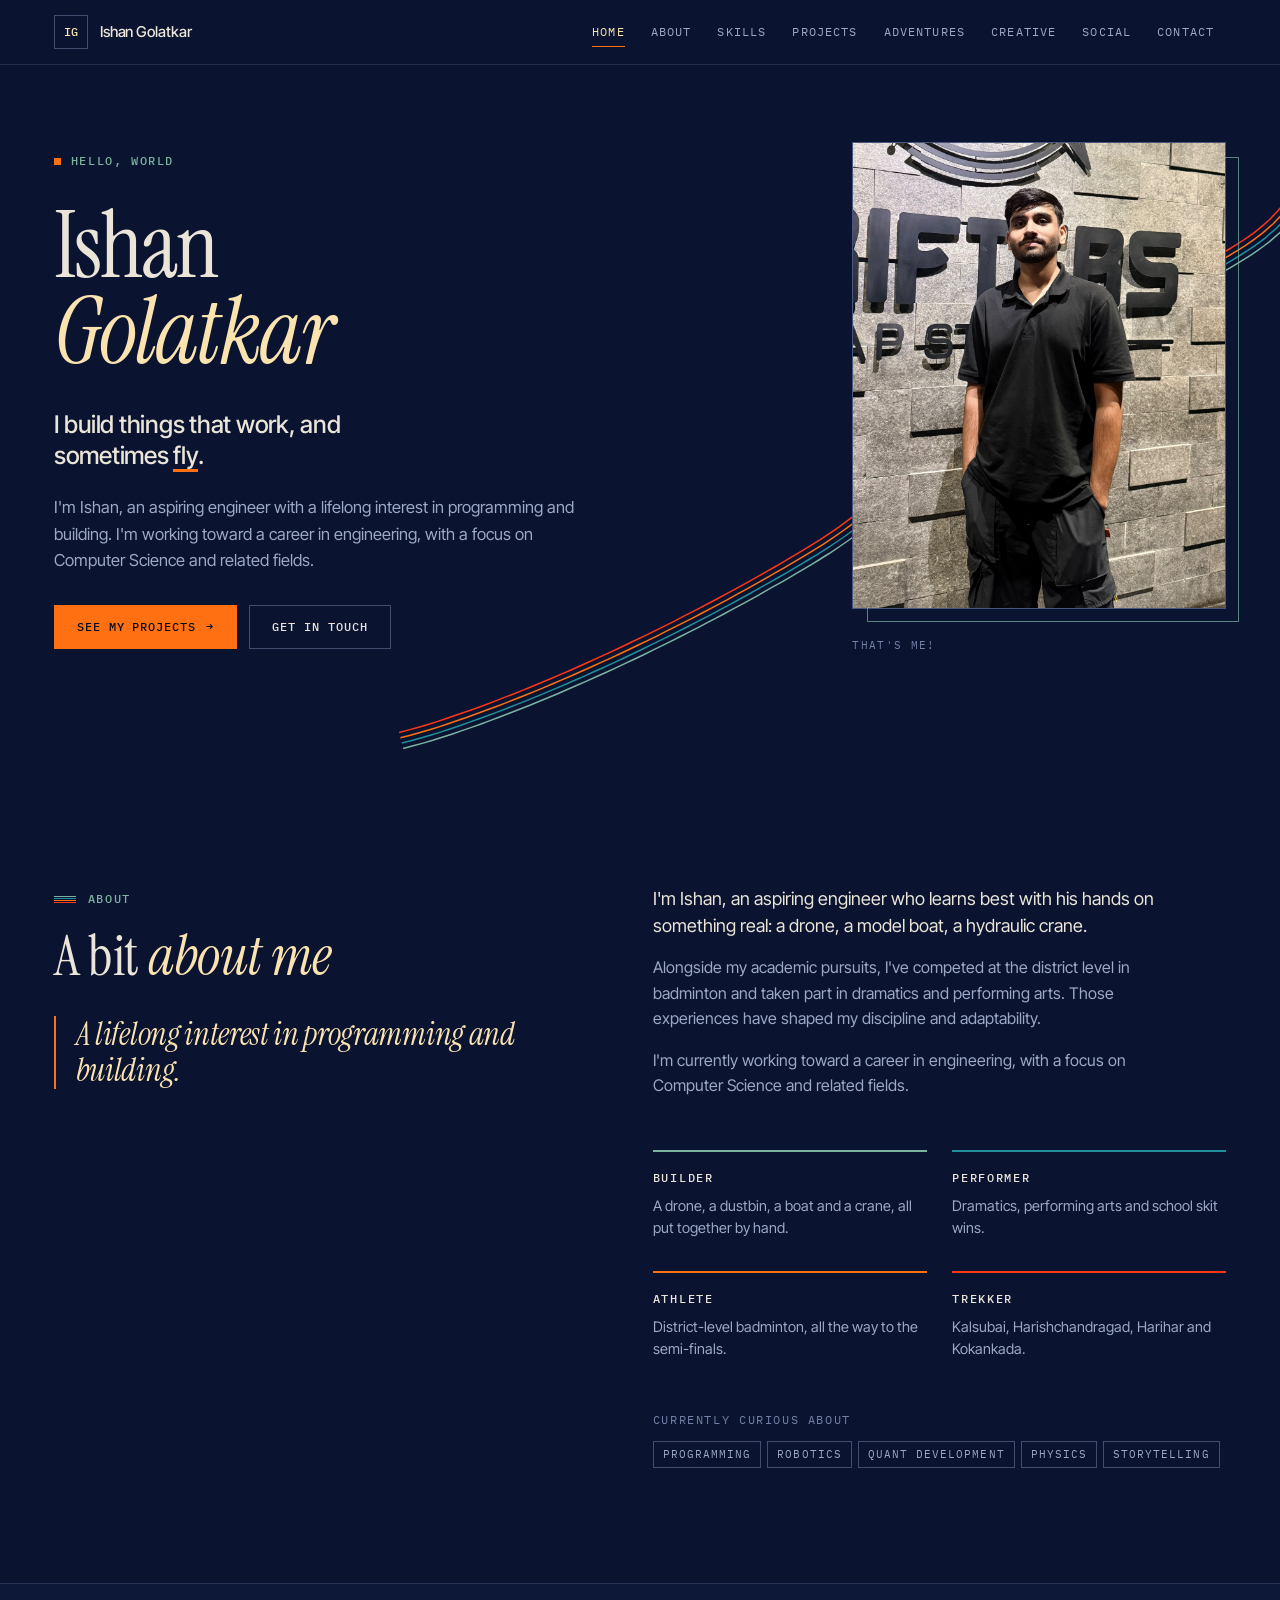
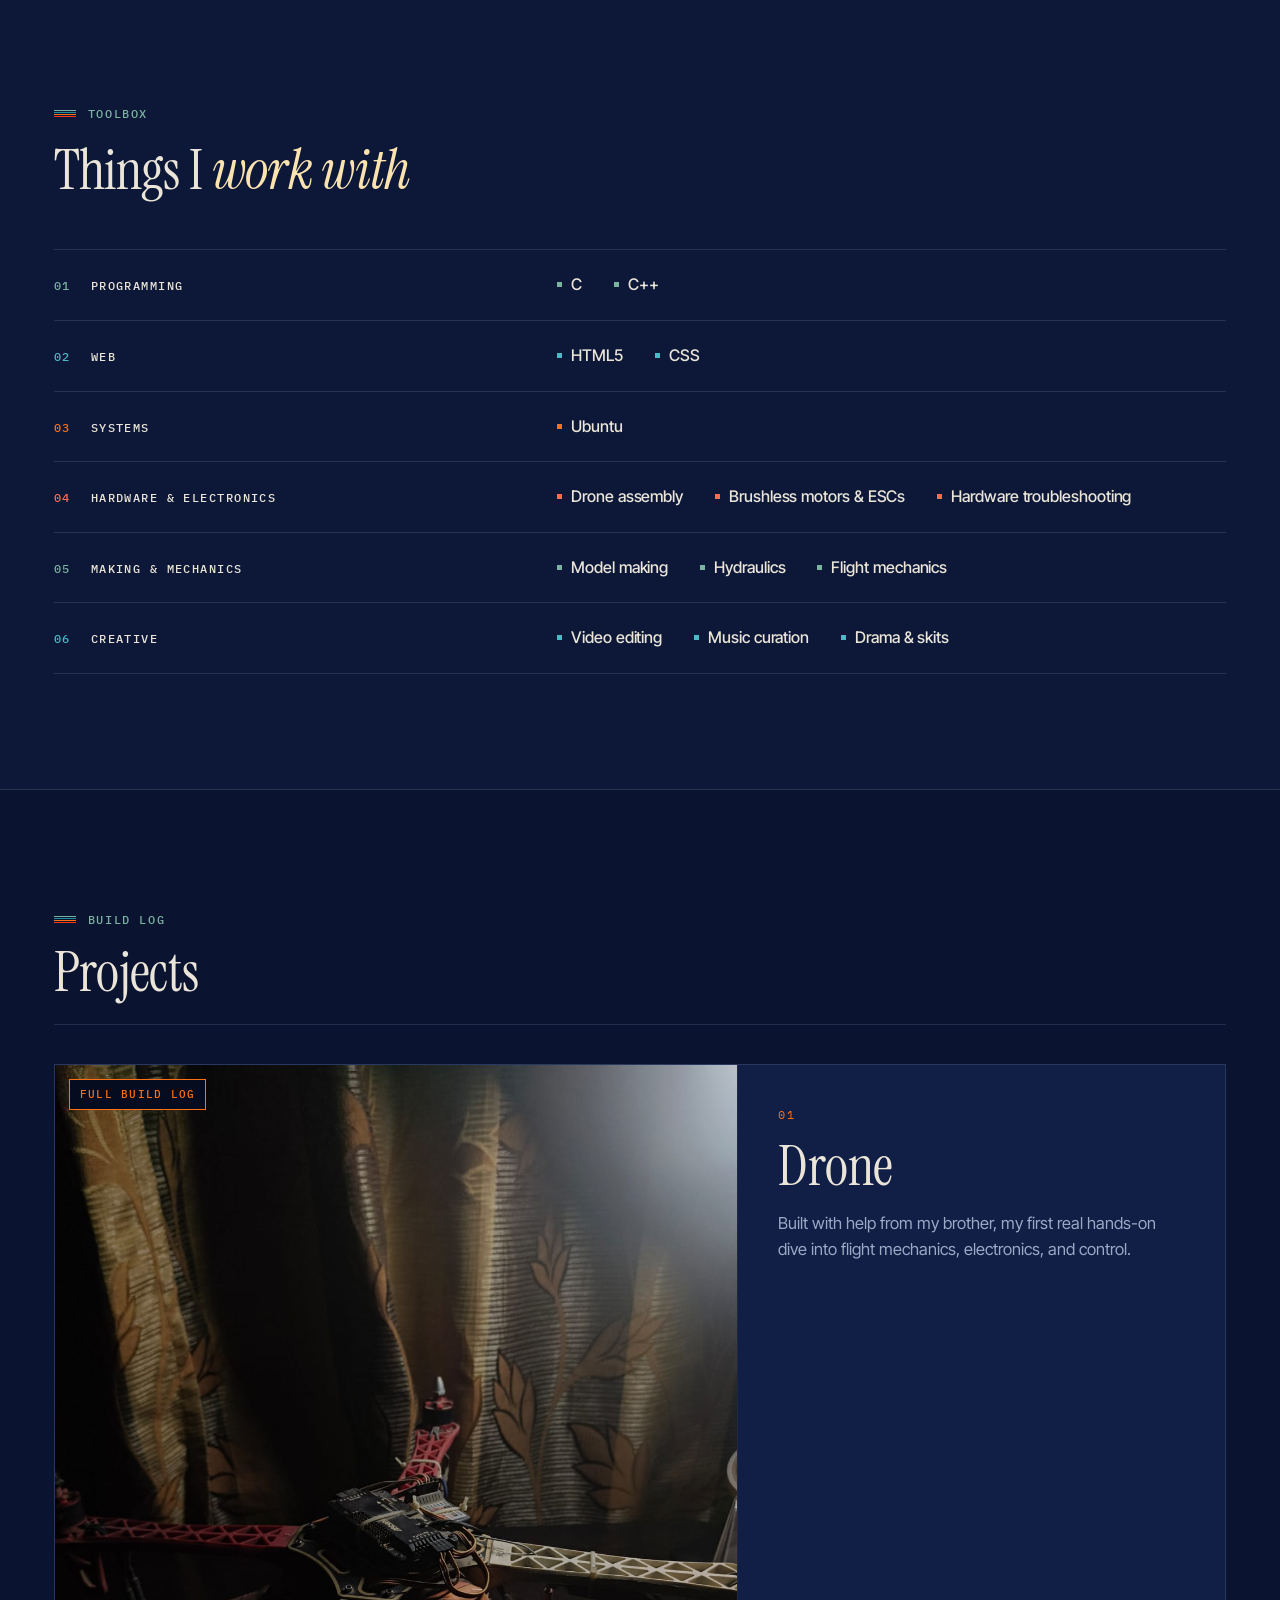
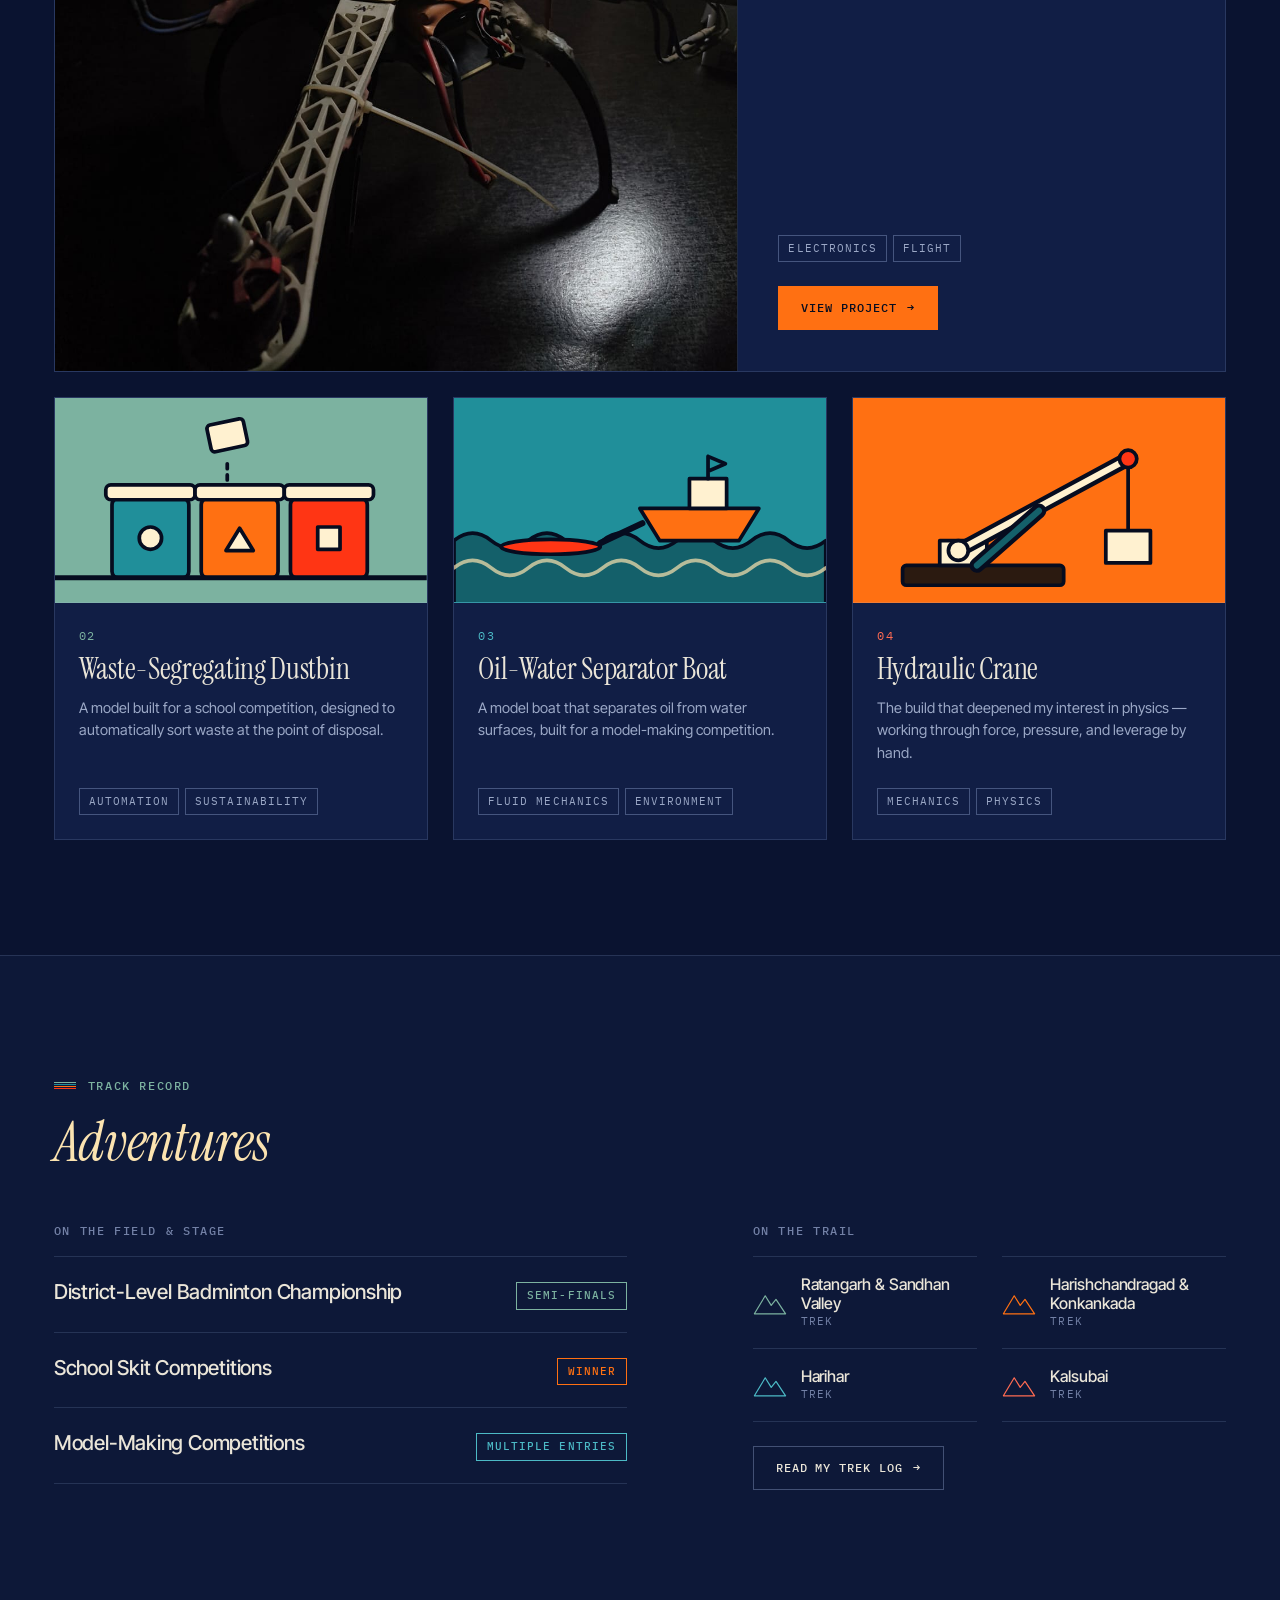
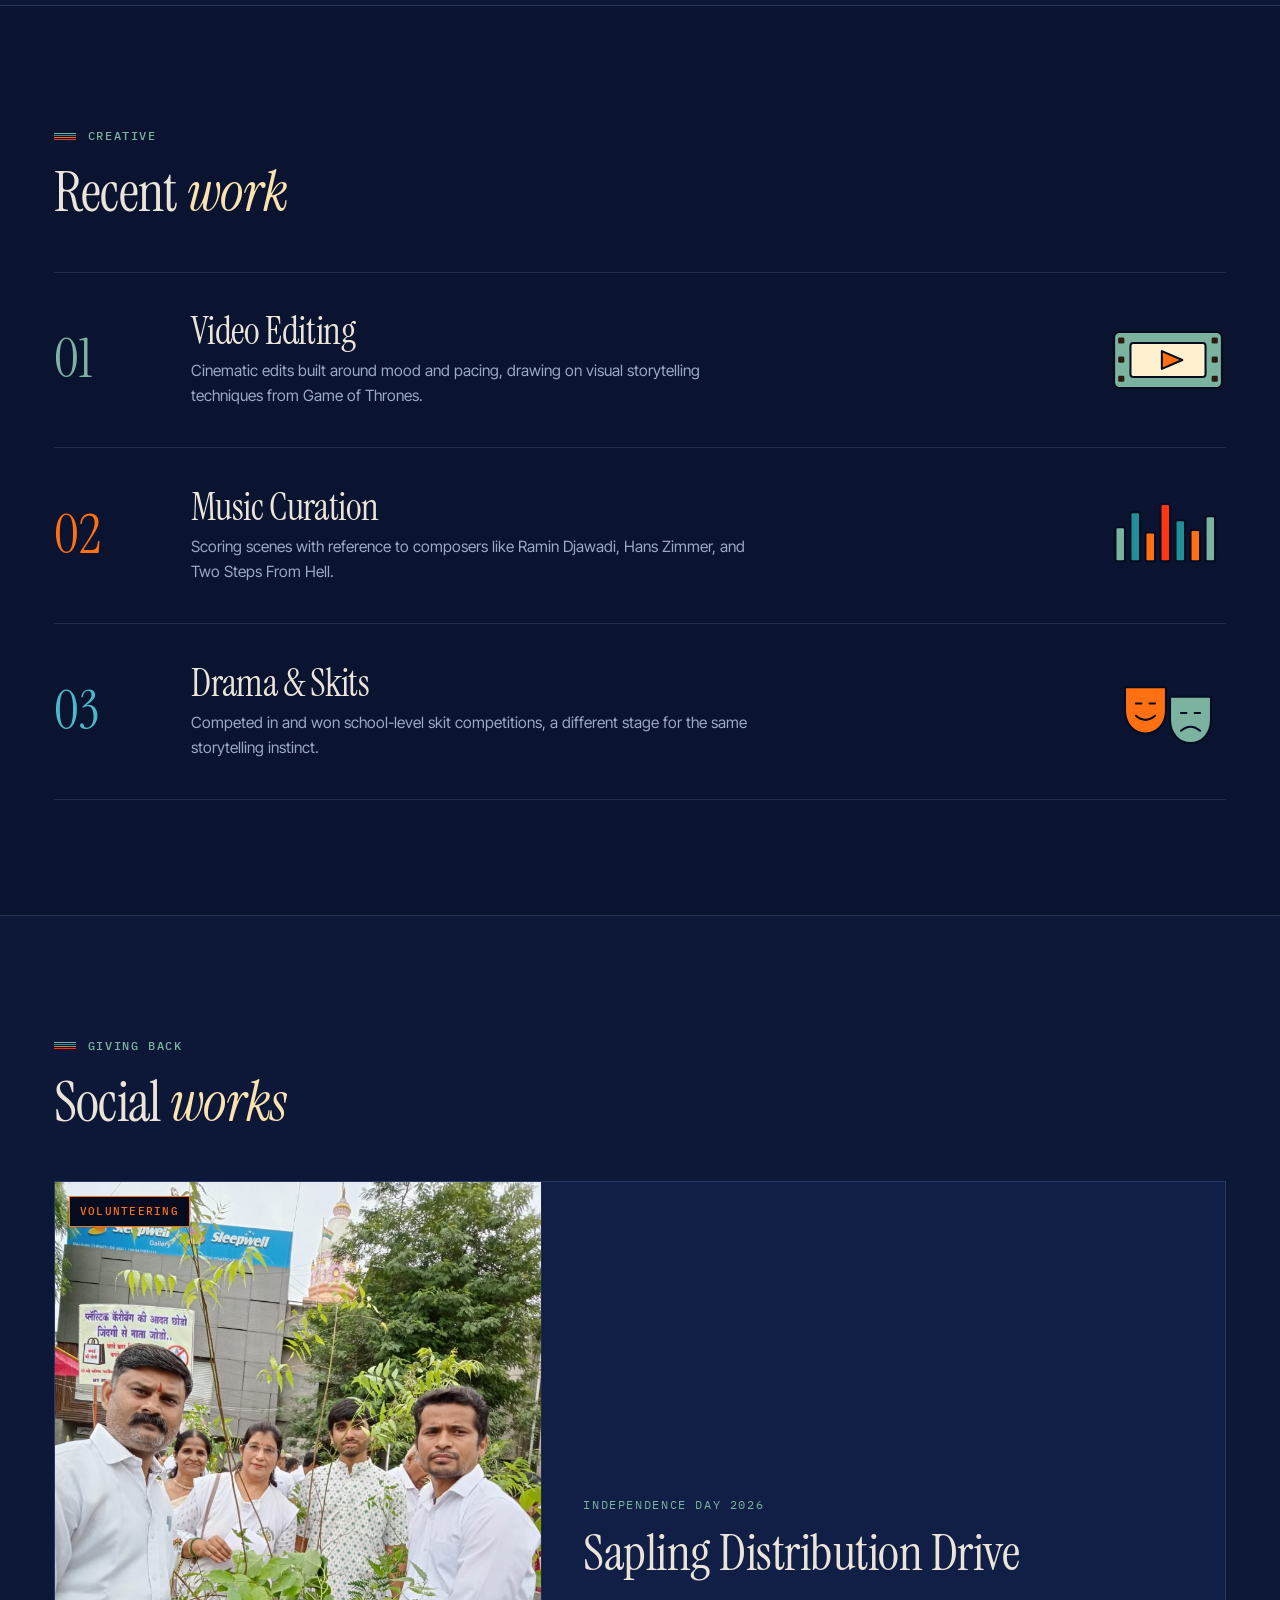
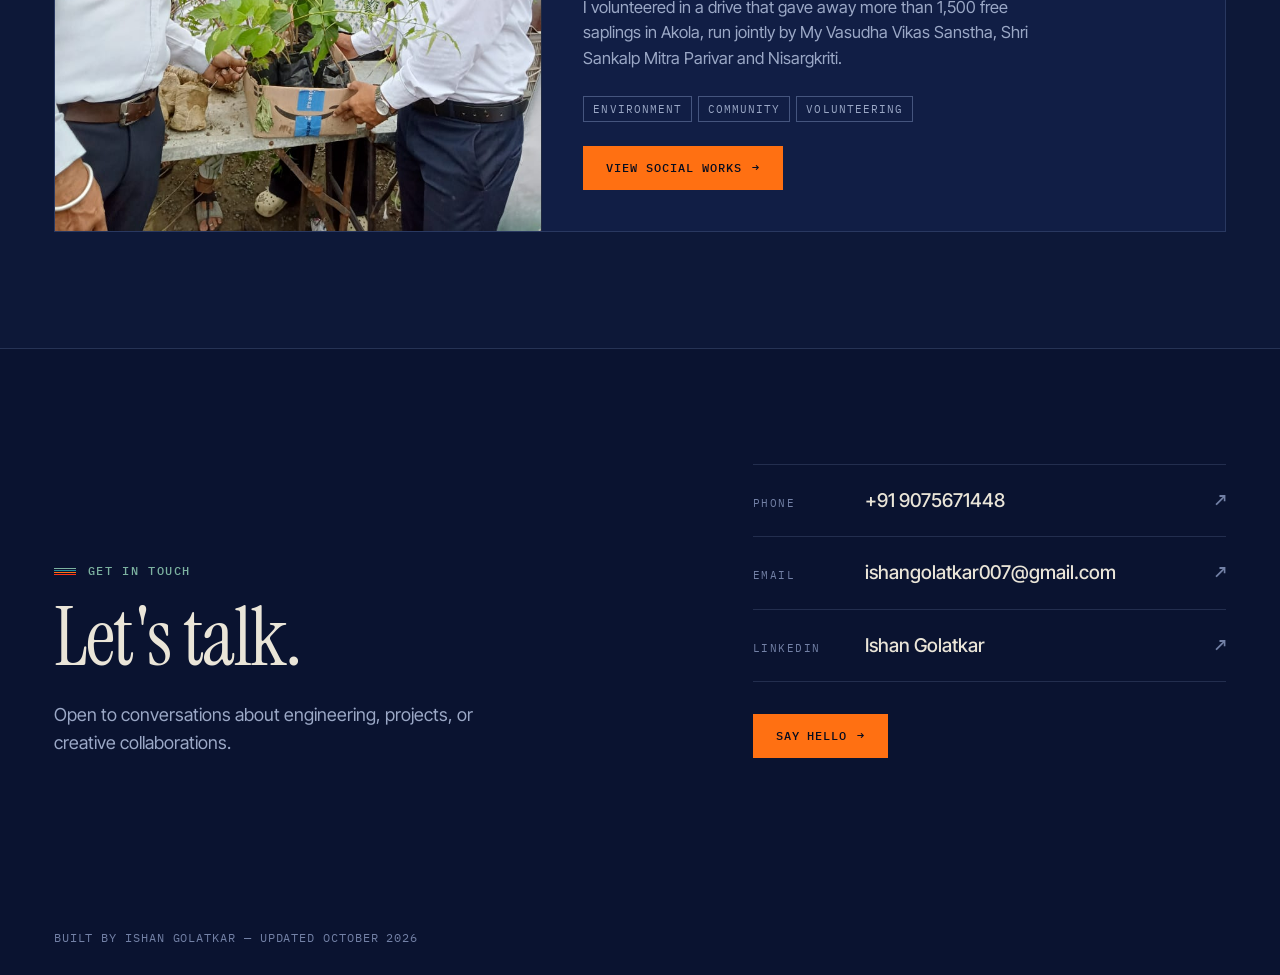
<file: index.html>
<!DOCTYPE html>
<html lang="en">
<head>
  <meta charset="UTF-8">
  <meta name="viewport" content="width=device-width, initial-scale=1.0">
  <title>Ishan Golatkar — Portfolio</title>
  <meta name="description" content="Portfolio of Ishan Golatkar, an aspiring engineer with a lifelong interest in programming and building.">
  <meta name="theme-color" content="#0A1330">
  <script>document.documentElement.classList.add('js');</script>
  <link rel="preconnect" href="https://fonts.googleapis.com">
  <link rel="preconnect" href="https://fonts.gstatic.com" crossorigin>
  <link href="https://fonts.googleapis.com/css2?family=IBM+Plex+Mono:wght@400;500&family=Inter+Tight:wght@400;500;600&family=Instrument+Serif:ital@0;1&display=swap" rel="stylesheet">
  <link rel="stylesheet" href="style.css">
  <script src="script.js" defer></script>
</head>
<body>

<a class="skip" href="#main">Skip to content</a>

<header class="site-header" id="top">
  <div class="wrap header-inner">
    <a class="brand" href="#home" aria-label="Ishan Golatkar, back to the top">
      <span class="brand-mark" aria-hidden="true">IG</span>
      <span class="brand-name">Ishan Golatkar</span>
    </a>
    <button class="menu-toggle" type="button" aria-expanded="false" aria-controls="nav-links">
      <span class="sr-only">Menu</span>
      <span class="bars" aria-hidden="true"></span>
    </button>
    <nav aria-label="Primary">
      <ul class="nav-links" id="nav-links">
        <li><a href="#home">Home</a></li>
        <li><a href="#about">About</a></li>
        <li><a href="#skills">Skills</a></li>
        <li><a href="#projects">Projects</a></li>
        <li><a href="#adventures">Adventures</a></li>
        <li><a href="#work">Creative</a></li>
        <li><a href="#social">Social</a></li>
        <li><a href="#contact">Contact</a></li>
      </ul>
    </nav>
  </div>
</header>

<main id="main">

  <!-- ============ HERO ============ -->
  <section class="hero" id="home" aria-labelledby="hero-title">
    <div class="wrap hero-grid grid">
      <div class="hero-copy">
        <p class="sticker reveal">Hello, world</p>
        <h1 id="hero-title" class="reveal" style="--d:.05s">
          <span class="first">Ishan</span>
          <span class="last">Golatkar</span>
        </h1>
        <p class="hero-tagline reveal" style="--d:.12s">I build things that work, and sometimes <em>fly</em>.</p>
        <p class="hero-intro reveal" style="--d:.18s">I'm Ishan, an aspiring engineer with a lifelong interest in programming and building. I'm working toward a career in engineering, with a focus on Computer Science and related fields.</p>
        <div class="hero-actions reveal" style="--d:.24s">
          <a class="btn" href="#projects">See my projects <span class="arrow" aria-hidden="true">&rarr;</span></a>
          <a class="btn btn--ghost" href="#contact">Get in touch</a>
        </div>
      </div>

      <div class="hero-art reveal" style="--d:.15s">
        <figure class="portrait">
          <img src="ishang.jpg" width="740" height="1200" fetchpriority="high"
               alt="Portrait of Ishan Golatkar smiling with his arms crossed, wearing a yellow, blue and white striped T-shirt">
        </figure>
        <p class="portrait-cap" aria-hidden="true">that's me!</p>
      </div>
    </div>
  </section>

  <!-- ============ ABOUT ============ -->
  <section class="section" id="about" aria-labelledby="about-title">
    <div class="wrap about-grid grid">
      <div class="about-intro">
        <div class="eyebrow reveal">About</div>
        <h2 class="section-title reveal" id="about-title">A bit <span class="squiggle">about me</span></h2>
        <p class="pull reveal"><mark>A lifelong interest in programming and building.</mark></p>
      </div>

      <div class="about-copy">
        <p class="reveal">I'm Ishan, an aspiring engineer who learns best with his hands on something real: a drone, a model boat, a hydraulic crane.</p>
        <p class="reveal">Alongside my academic pursuits, I've competed at the district level in badminton and taken part in dramatics and performing arts. Those experiences have shaped my discipline and adaptability.</p>
        <p class="reveal">I'm currently working toward a career in engineering, with a focus on Computer Science and related fields.</p>

        <ul class="traits">
          <li class="trait reveal">
            <h3>Builder</h3>
            <p>A drone, a dustbin, a boat and a crane, all put together by hand.</p>
          </li>
          <li class="trait reveal" style="--d:.06s">
            <h3>Performer</h3>
            <p>Dramatics, performing arts and school skit wins.</p>
          </li>
          <li class="trait reveal" style="--d:.12s">
            <h3>Athlete</h3>
            <p>District-level badminton, all the way to the semi-finals.</p>
          </li>
          <li class="trait reveal" style="--d:.18s">
            <h3>Trekker</h3>
            <p>Kalsubai, Harishchandragad, Harihar and Kokankada.</p>
          </li>
        </ul>

        <div class="curious reveal">
          <p class="curious-label">Currently curious about</p>
          <ul class="tags">
            <li class="tag">Programming</li>
            <li class="tag">Robotics</li>
            <li class="tag">Quant development</li>
            <li class="tag">Physics</li>
            <li class="tag">Storytelling</li>
          </ul>
        </div>
      </div>
    </div>
  </section>

  <!-- ============ SKILLS ============ -->
  <section class="section section--alt" id="skills" aria-labelledby="skills-title">
    <div class="wrap">
      <div class="skills-head">
        <div class="eyebrow reveal">Toolbox</div>
        <h2 class="section-title reveal" id="skills-title">Things I <span class="squiggle">work with</span></h2>
      </div>

      <div class="skill-list">
        <div class="skill-row reveal">
          <h3><b>01</b> Programming</h3>
          <ul class="skill-tags"><li class="skill">C</li><li class="skill">C++</li></ul>
        </div>
        <div class="skill-row reveal">
          <h3><b>02</b> Web</h3>
          <ul class="skill-tags"><li class="skill">HTML5</li><li class="skill">CSS</li></ul>
        </div>
        <div class="skill-row reveal">
          <h3><b>03</b> Systems</h3>
          <ul class="skill-tags"><li class="skill">Ubuntu</li></ul>
        </div>
        <div class="skill-row reveal">
          <h3><b>04</b> Hardware &amp; electronics</h3>
          <ul class="skill-tags">
            <li class="skill">Drone assembly</li>
            <li class="skill">Brushless motors &amp; ESCs</li>
            <li class="skill">Hardware troubleshooting</li>
          </ul>
        </div>
        <div class="skill-row reveal">
          <h3><b>05</b> Making &amp; mechanics</h3>
          <ul class="skill-tags">
            <li class="skill">Model making</li>
            <li class="skill">Hydraulics</li>
            <li class="skill">Flight mechanics</li>
          </ul>
        </div>
        <div class="skill-row reveal">
          <h3><b>06</b> Creative</h3>
          <ul class="skill-tags">
            <li class="skill">Video editing</li>
            <li class="skill">Music curation</li>
            <li class="skill">Drama &amp; skits</li>
          </ul>
        </div>
      </div>
    </div>
  </section>

  <!-- ============ PROJECTS ============ -->
  <section class="section" id="projects" aria-labelledby="projects-title">
    <div class="wrap">
      <div class="projects-head">
        <div>
          <div class="eyebrow reveal">Build log</div>
          <h2 class="section-title reveal" id="projects-title">Projects</h2>
        </div>
      </div>

      <div class="projects-grid">

        <!-- 01 Drone -->
        <article class="proj-card reveal">
          <div class="proj-media">
            <span class="badge">Full build log</span>
            <img src="DronePic1.jpeg" width="1204" height="1600" loading="lazy"
                 alt="The assembled drone: a red and white quadcopter frame with the flight controller mounted in the centre, photographed in low light">
          </div>
          <div class="proj-body">
            <span class="proj-no">01</span>
            <h3>Drone</h3>
            <p>Built with help from my brother, my first real hands-on dive into flight mechanics, electronics, and control.</p>
            <ul class="tags">
              <li class="tag">Electronics</li>
              <li class="tag">Flight</li>
            </ul>
            <div class="proj-action">
              <a class="btn" href="Drone.html" aria-label="View my Drone project">View project <span class="arrow" aria-hidden="true">&rarr;</span></a>
            </div>
          </div>
        </article>

        <!-- 02 Waste-Segregating Dustbin -->
        <article class="proj-card reveal" style="--d:.06s">
          <div class="proj-media proj-media--sage">
            <svg viewBox="0 0 300 170" preserveAspectRatio="xMidYMid slice" fill="none" stroke="#2B1A10" stroke-width="3" stroke-linejoin="round" aria-hidden="true">
              <g class="bob-item"><rect x="124" y="22" width="30" height="22" rx="3" fill="#FFF1D0" transform="rotate(-12 139 33)"/></g>
              <path d="M139 56v14" stroke-dasharray="4 5" stroke-linecap="round"/>
              <rect x="46" y="84" width="62" height="64" rx="5" fill="#208F9A"/><rect x="41" y="73" width="72" height="12" rx="4" fill="#FFF1D0"/>
              <rect x="118" y="84" width="62" height="64" rx="5" fill="#FF7012"/><rect x="113" y="73" width="72" height="12" rx="4" fill="#FFF1D0"/>
              <rect x="190" y="84" width="62" height="64" rx="5" fill="#FF3514"/><rect x="185" y="73" width="72" height="12" rx="4" fill="#FFF1D0"/>
              <circle cx="77" cy="116" r="9" fill="#FFF1D0"/>
              <path d="M149 108l11 18h-22z" fill="#FFF1D0"/>
              <rect x="212" y="107" width="18" height="18" fill="#FFF1D0"/>
              <path d="M0 148h300" stroke-width="4"/>
            </svg>
          </div>
          <div class="proj-body">
            <span class="proj-no">02</span>
            <h3>Waste-Segregating Dustbin</h3>
            <p>A model built for a school competition, designed to automatically sort waste at the point of disposal.</p>
            <ul class="tags"><li class="tag">Automation</li><li class="tag">Sustainability</li></ul>
          </div>
        </article>

        <!-- 03 Oil-Water Separator Boat -->
        <article class="proj-card reveal" style="--d:.12s">
          <div class="proj-media proj-media--teal">
            <svg viewBox="0 0 300 170" preserveAspectRatio="xMidYMid slice" fill="none" stroke="#2B1A10" stroke-width="3" stroke-linejoin="round" stroke-linecap="round" aria-hidden="true">
              <path d="M0 118q15-12 30 0t30 0t30 0t30 0t30 0t30 0t30 0t30 0t30 0t30 0V170H0Z" fill="#14606A"/>
              <ellipse cx="78" cy="123" rx="40" ry="6" fill="#FF3514"/>
              <g class="boat">
                <path d="M150 92h96l-16 26h-64z" fill="#FF7012"/>
                <rect x="190" y="68" width="30" height="24" fill="#FFF1D0"/>
                <path d="M205 68V50M205 50l14 6-14 6" />
                <path d="M152 104l-34 16" stroke-width="5"/>
              </g>
              <path d="M0 140q15-12 30 0t30 0t30 0t30 0t30 0t30 0t30 0t30 0t30 0t30 0" stroke="#FBE3B0" stroke-width="3" opacity=".7"/>
            </svg>
          </div>
          <div class="proj-body">
            <span class="proj-no">03</span>
            <h3>Oil-Water Separator Boat</h3>
            <p>A model boat that separates oil from water surfaces, built for a model-making competition.</p>
            <ul class="tags"><li class="tag">Fluid Mechanics</li><li class="tag">Environment</li></ul>
          </div>
        </article>

        <!-- 04 Hydraulic Crane -->
        <article class="proj-card reveal" style="--d:.18s">
          <div class="proj-media proj-media--orange">
            <svg viewBox="0 0 300 170" preserveAspectRatio="xMidYMid slice" fill="none" stroke="#2B1A10" stroke-width="3" stroke-linejoin="round" stroke-linecap="round" aria-hidden="true">
              <rect x="40" y="138" width="130" height="16" rx="3" fill="#2B1A10"/>
              <rect x="70" y="118" width="38" height="20" fill="#FFF1D0"/>
              <g class="boom">
                <path d="M85 126L222 52" stroke-width="12"/>
                <path d="M85 126L222 52" stroke="#FFF1D0" stroke-width="5"/>
              </g>
              <path d="M100 138l50-44" stroke-width="12"/><path d="M100 138l50-44" stroke="#14606A" stroke-width="5"/>
              <path d="M222 52v58"/>
              <rect x="204" y="110" width="36" height="26" fill="#FFF1D0"/>
              <circle cx="222" cy="52" r="7" fill="#FF3514"/>
              <circle cx="85" cy="126" r="8" fill="#FFF1D0"/>
            </svg>
          </div>
          <div class="proj-body">
            <span class="proj-no">04</span>
            <h3>Hydraulic Crane</h3>
            <p>The build that deepened my interest in physics — working through force, pressure, and leverage by hand.</p>
            <ul class="tags"><li class="tag">Mechanics</li><li class="tag">Physics</li></ul>
          </div>
        </article>

      </div>
    </div>
  </section>

  <!-- ============ ADVENTURES ============ -->
  <section class="section section--alt" id="adventures" aria-labelledby="adv-title">
    <div class="wrap">
      <div class="adv-head">
        <div class="eyebrow reveal">Track record</div>
        <h2 class="section-title reveal" id="adv-title"><span class="squiggle">Adventures</span></h2>
      </div>

      <div class="adv-grid grid">
        <div class="adv-col--a">
          <p class="adv-label reveal">On the field &amp; stage</p>
          <ul class="tickets">
            <li class="ticket reveal"><h3>District-Level Badminton Championship</h3><span class="stub">Semi-Finals</span></li>
            <li class="ticket reveal" style="--d:.06s"><h3>School Skit Competitions</h3><span class="stub">Winner</span></li>
            <li class="ticket reveal" style="--d:.12s"><h3>Model-Making Competitions</h3><span class="stub">Multiple entries</span></li>
          </ul>
        </div>

        <div class="adv-col--b">
          <p class="adv-label reveal">On the trail</p>
          <ul class="peaks">
            <li class="peak reveal" style="--d:.18s">
              <svg viewBox="0 0 56 40" fill="none" stroke="#2B1A10" stroke-width="3" stroke-linejoin="round" aria-hidden="true"><path d="M2 38L20 8l10 16 8-10 16 24z"/></svg>
              <h3>Ratangarh &amp; Sandhan Valley</h3><span>Trek</span>
            </li>
            <li class="peak reveal" style="--d:.06s">
              <svg viewBox="0 0 56 40" fill="none" stroke="#2B1A10" stroke-width="3" stroke-linejoin="round" aria-hidden="true"><path d="M2 38L20 8l10 16 8-10 16 24z"/></svg>
              <h3>Harishchandragad &amp; Konkankada</h3><span>Trek</span>
            </li>
            <li class="peak reveal" style="--d:.12s">
              <svg viewBox="0 0 56 40" fill="none" stroke="#2B1A10" stroke-width="3" stroke-linejoin="round" aria-hidden="true"><path d="M2 38L20 8l10 16 8-10 16 24z"/></svg>
              <h3>Harihar</h3><span>Trek</span>
            </li>
            <li class="peak reveal">
              <svg viewBox="0 0 56 40" fill="none" stroke="#2B1A10" stroke-width="3" stroke-linejoin="round" aria-hidden="true"><path d="M2 38L20 8l10 16 8-10 16 24z"/></svg>
              <h3>Kalsubai</h3><span>Trek</span>
            </li>
          </ul>
          <a class="btn btn--ghost trail-link reveal" href="Trekking.html">Read my trek log <span class="arrow" aria-hidden="true">&rarr;</span></a>
        </div>
      </div>
    </div>
  </section>

  <!-- ============ CREATIVE WORK ============ -->
  <section class="section" id="work" aria-labelledby="work-title">
    <div class="wrap">
      <div class="work-head">
        <div class="eyebrow reveal">Creative</div>
        <h2 class="section-title reveal" id="work-title">Recent <span class="squiggle">work</span></h2>
      </div>

      <div class="work-list">
        <article class="work-row reveal">
          <span class="work-num" aria-hidden="true">01</span>
          <div>
            <h3>Video Editing</h3>
            <p>Cinematic edits built around mood and pacing, drawing on visual storytelling techniques from Game of Thrones.</p>
          </div>
          <div class="work-art" aria-hidden="true">
            <svg class="film" viewBox="0 0 170 110" fill="none" stroke="#2B1A10" stroke-width="3" stroke-linejoin="round">
              <rect x="6" y="14" width="158" height="82" rx="8" fill="#7CB2A0"/>
              <rect x="30" y="30" width="110" height="50" rx="4" fill="#FFF1D0"/>
              <g fill="#2B1A10" stroke="none">
                <rect x="12" y="22" width="9" height="9" rx="2"/><rect x="12" y="50" width="9" height="9" rx="2"/><rect x="12" y="78" width="9" height="9" rx="2"/>
                <rect x="149" y="22" width="9" height="9" rx="2"/><rect x="149" y="50" width="9" height="9" rx="2"/><rect x="149" y="78" width="9" height="9" rx="2"/>
              </g>
              <path d="M76 42l30 13-30 13z" fill="#FF7012"/>
            </svg>
          </div>
        </article>

        <article class="work-row reveal">
          <span class="work-num" aria-hidden="true">02</span>
          <div>
            <h3>Music Curation</h3>
            <p>Scoring scenes with reference to composers like Ramin Djawadi, Hans Zimmer, and Two Steps From Hell.</p>
          </div>
          <div class="work-art" aria-hidden="true">
            <svg class="wave" viewBox="0 0 170 110" fill="#208F9A" stroke="#2B1A10" stroke-width="3" stroke-linejoin="round">
              <rect x="8" y="42" width="14" height="50" rx="3" fill="#7CB2A0"/>
              <rect x="30" y="20" width="14" height="72" rx="3"/>
              <rect x="52" y="50" width="14" height="42" rx="3" fill="#FF7012"/>
              <rect x="74" y="8" width="14" height="84" rx="3" fill="#FF3514"/>
              <rect x="96" y="32" width="14" height="60" rx="3"/>
              <rect x="118" y="46" width="14" height="46" rx="3" fill="#FF7012"/>
              <rect x="140" y="26" width="14" height="66" rx="3" fill="#7CB2A0"/>
            </svg>
          </div>
        </article>

        <article class="work-row reveal">
          <span class="work-num" aria-hidden="true">03</span>
          <div>
            <h3>Drama &amp; Skits</h3>
            <p>Competed in and won school-level skit competitions, a different stage for the same storytelling instinct.</p>
          </div>
          <div class="work-art" aria-hidden="true">
            <svg class="masks" viewBox="0 0 170 110" fill="none" stroke="#2B1A10" stroke-width="3" stroke-linejoin="round" stroke-linecap="round">
              <g class="m1"><path d="M22 20h60v34c0 20-13 34-30 34S22 74 22 54z" fill="#FF7012"/><path d="M38 44h8M58 44h8"/><path d="M38 62q14 12 28 0"/></g>
              <g class="m2"><path d="M88 34h60v34c0 20-13 34-30 34S88 88 88 68z" fill="#7CB2A0"/><path d="M104 58h8M124 58h8"/><path d="M104 84q14-12 28 0"/></g>
            </svg>
          </div>
        </article>
      </div>
    </div>
  </section>

  <!-- ============ SOCIAL WORKS ============ -->
  <section class="section section--alt" id="social" aria-labelledby="social-title">
    <div class="wrap">
      <div class="social-head">
        <div class="eyebrow reveal">Giving back</div>
        <h2 class="section-title reveal" id="social-title">Social <span class="squiggle">works</span></h2>
      </div>

      <article class="social-feature reveal">
        <div class="proj-media">
          <span class="badge">Volunteering</span>
          <img src="sapling.jpeg" width="780" height="1040" loading="lazy"
               alt="Volunteers and organisers at the sapling distribution stall in Akola, holding a cardboard box of young saplings, with a temple tower behind them">
        </div>
        <div class="proj-body">
          <span class="proj-no">Independence Day 2026</span>
          <h3>Sapling Distribution Drive</h3>
          <p>I volunteered in a drive that gave away more than 1,500 free saplings in Akola, run jointly by My Vasudha Vikas Sanstha, Shri Sankalp Mitra Parivar and Nisargkriti.</p>
          <ul class="tags"><li class="tag">Environment</li><li class="tag">Community</li><li class="tag">Volunteering</li></ul>
          <div class="proj-action">
            <a class="btn" href="SocialWorks.html" aria-label="View my Social Works page">View social works <span class="arrow" aria-hidden="true">&rarr;</span></a>
          </div>
        </div>
      </article>
    </div>
  </section>

  <!-- ============ CONTACT ============ -->
  <section class="section contact" id="contact" aria-labelledby="contact-title">
    <div class="wrap contact-grid grid">
      <div class="contact-main reveal">
        <div class="eyebrow">Get in touch</div>
        <h2 id="contact-title">Let's talk.</h2>
        <p class="lead">Open to conversations about engineering, projects, or creative collaborations.</p>
      </div>

      <div class="contact-side reveal" style="--d:.08s">
        <ul class="contact-links">
          <li><a class="contact-link" href="tel:+919075671448"><small>Phone</small> +91 9075671448</a></li>
          <li><a class="contact-link" href="mailto:ishangolatkar007@gmail.com"><small>Email</small> ishangolatkar007@gmail.com</a></li>
          <li><a class="contact-link" href="https://www.linkedin.com/in/ishan-golatkar-059251267/" target="_blank" rel="noopener noreferrer"><small>LinkedIn</small> Ishan Golatkar<span class="sr-only"> (opens in a new tab)</span></a></li>
        </ul>

        <a class="btn" href="mailto:ishangolatkar007@gmail.com">Say hello <span class="arrow" aria-hidden="true">&rarr;</span></a>
      </div>
    </div>
  </section>

</main>

<footer class="site-footer">
  <div class="wrap">
    <div class="footer-inner">
      <p>Built by Ishan Golatkar — updated October 2026</p>
    </div>
  </div>
</footer>

<button class="to-top" type="button" aria-label="Back to top">
  <svg viewBox="0 0 24 24" fill="none" stroke="currentColor" stroke-width="2" stroke-linecap="square" stroke-linejoin="miter" aria-hidden="true"><path d="M12 20V5M5 11l7-7 7 7"/></svg>
</button>

</body>
</html>
</file>
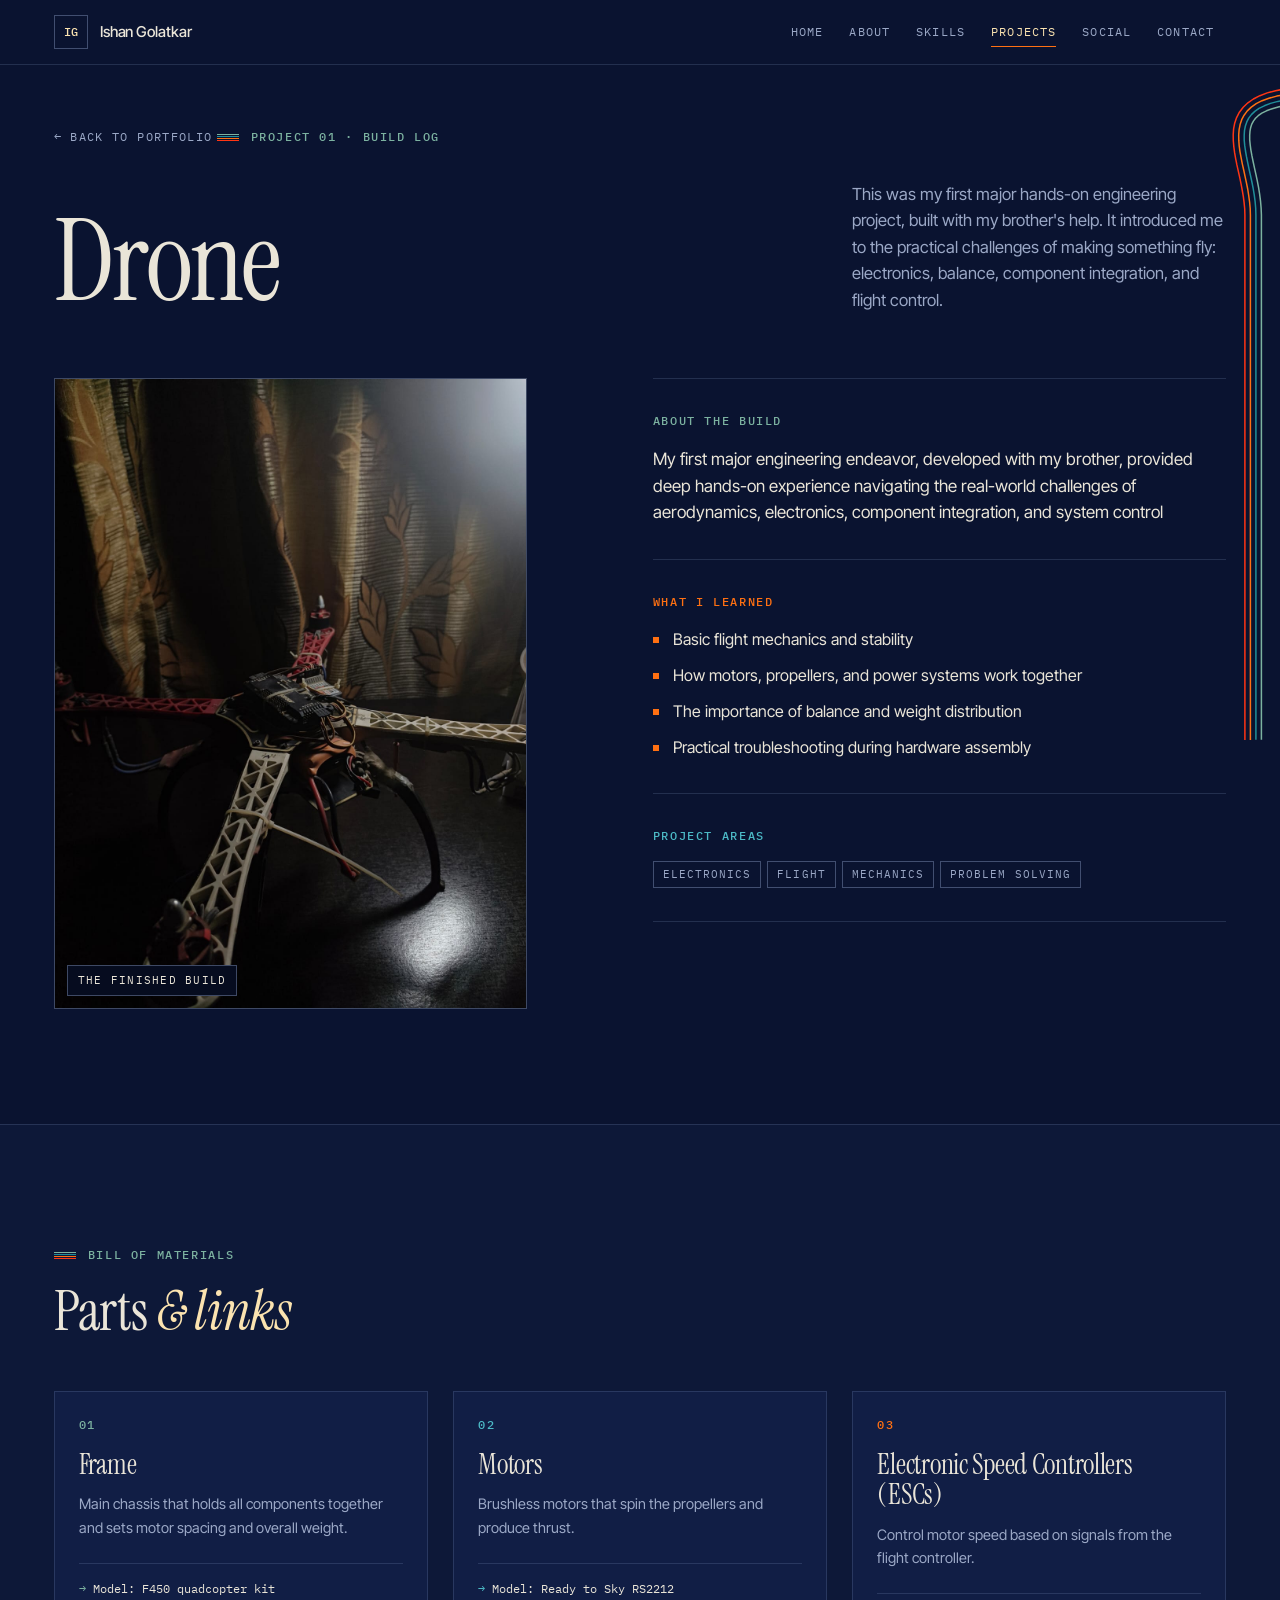
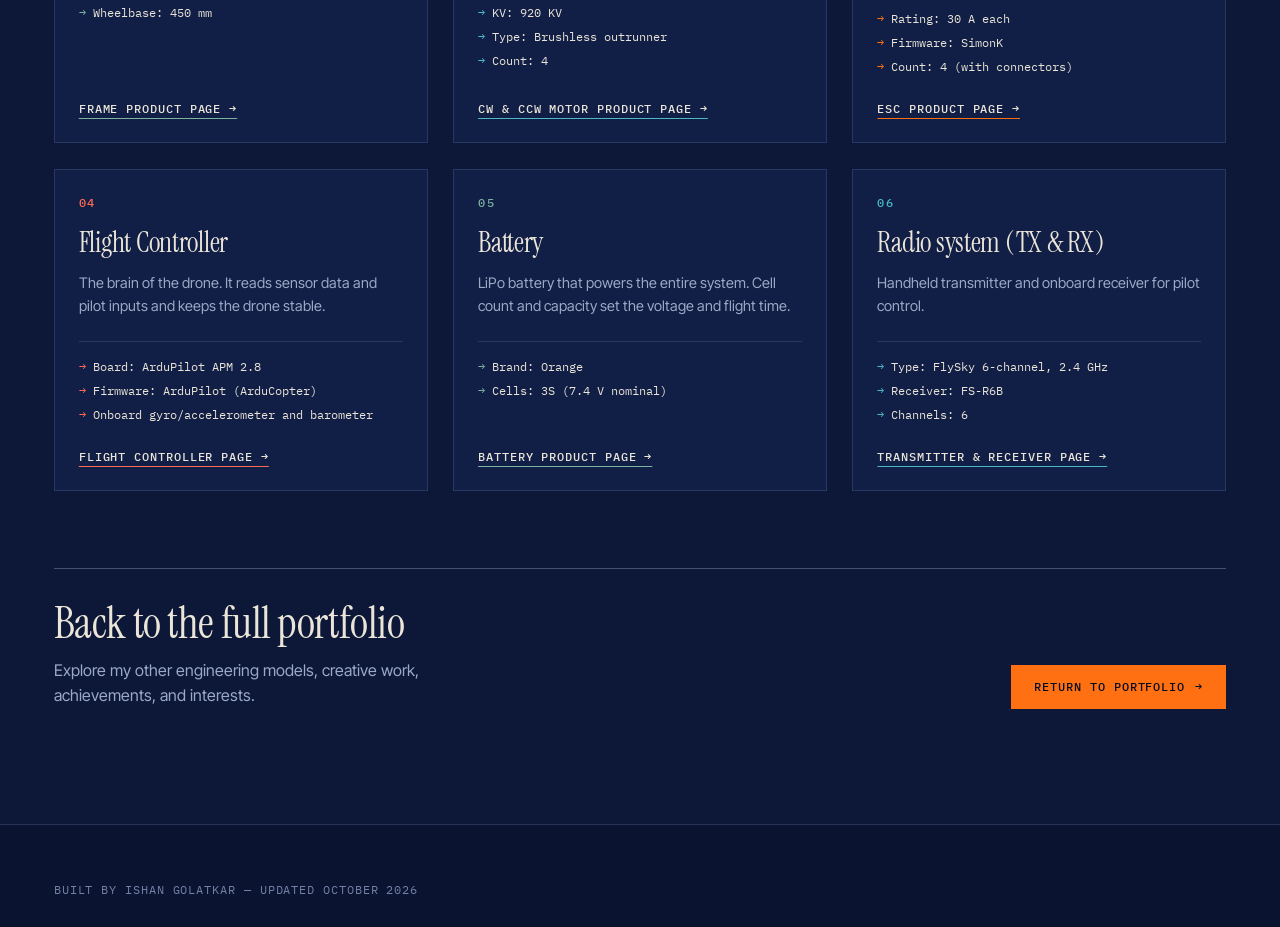
<file: Drone.html>
<!DOCTYPE html>
<html lang="en">
<head>
  <meta charset="UTF-8">
  <meta name="viewport" content="width=device-width, initial-scale=1.0">
  <title>Drone Project — Ishan Golatkar</title>
  <meta name="description" content="Ishan Golatkar's drone build: an F450 quadcopter with an ArduPilot APM 2.8 flight controller, with the full parts list and links.">
  <meta name="theme-color" content="#0A1330">
  <script>document.documentElement.classList.add('js');</script>
  <link rel="preconnect" href="https://fonts.googleapis.com">
  <link rel="preconnect" href="https://fonts.gstatic.com" crossorigin>
  <link href="https://fonts.googleapis.com/css2?family=IBM+Plex+Mono:wght@400;500&family=Inter+Tight:wght@400;500;600&family=Instrument+Serif:ital@0;1&display=swap" rel="stylesheet">
  <link rel="stylesheet" href="style.css">
  <script src="script.js" defer></script>
</head>
<body>

<a class="skip" href="#main">Skip to content</a>

<header class="site-header" id="top">
  <div class="wrap header-inner">
    <a class="brand" href="index.html" aria-label="Ishan Golatkar, back to the portfolio">
      <span class="brand-mark" aria-hidden="true">IG</span>
      <span class="brand-name">Ishan Golatkar</span>
    </a>
    <button class="menu-toggle" type="button" aria-expanded="false" aria-controls="nav-links">
      <span class="sr-only">Menu</span>
      <span class="bars" aria-hidden="true"></span>
    </button>
    <nav aria-label="Primary">
      <ul class="nav-links" id="nav-links">
        <li><a href="index.html">Home</a></li>
        <li><a href="index.html#about">About</a></li>
        <li><a href="index.html#skills">Skills</a></li>
        <li><a href="index.html#projects" aria-current="page">Projects</a></li>
        <li><a href="index.html#social">Social</a></li>
        <li><a href="index.html#contact">Contact</a></li>
      </ul>
    </nav>
  </div>
</header>

<main id="main">

  <section class="proj-hero">
    <div class="wrap">
      <div class="proj-head grid">
        <div class="proj-head-main">
          <a class="crumb reveal" href="index.html"><span aria-hidden="true">&larr;</span> Back to portfolio</a>
          <div class="eyebrow reveal">Project 01 · Build Log</div>
          <h1 class="reveal" style="--d:.05s">Drone</h1>
        </div>
        <div class="proj-head-side">
          <p class="intro reveal" style="--d:.1s">This was my first major hands-on engineering project, built with my brother's help. It introduced me to the practical challenges of making something fly: electronics, balance, component integration, and flight control.</p>
        </div>
      </div>

      <div class="proj-layout grid">
        <figure class="proj-shot reveal" style="--d:.15s">
          <img src="DronePic1.jpeg" width="1204" height="1600" fetchpriority="high"
               alt="The assembled drone: a red and white quadcopter frame with the flight controller mounted in the centre, photographed in low light">
          <figcaption>The finished build</figcaption>
        </figure>

        <div class="details-grid">
          <article class="detail reveal">
            <h2>About the build</h2>
            <p>My first major engineering endeavor, developed with my brother, provided deep hands-on experience navigating the real-world challenges of aerodynamics, electronics, component integration, and system control</p>
          </article>

          <article class="detail reveal" style="--d:.07s">
            <h2>What I learned</h2>
            <ul>
              <li>Basic flight mechanics and stability</li>
              <li>How motors, propellers, and power systems work together</li>
              <li>The importance of balance and weight distribution</li>
              <li>Practical troubleshooting during hardware assembly</li>
            </ul>
          </article>

          <article class="detail reveal" style="--d:.14s">
            <h2>Project areas</h2>
            <ul class="tags">
              <li class="tag">Electronics</li>
              <li class="tag">Flight</li>
              <li class="tag">Mechanics</li>
              <li class="tag">Problem Solving</li>
            </ul>
          </article>
        </div>
      </div>
    </div>
  </section>

  <section class="section section--alt" id="parts" aria-labelledby="parts-title">
    <div class="wrap">
      <div class="parts-head">
        <div class="eyebrow reveal">Bill of Materials</div>
        <h2 class="section-title reveal" id="parts-title">Parts <span class="squiggle">&amp; links</span></h2>
      </div>

      <div class="parts-grid">
        <article class="part reveal">
          <span class="part-no">01</span>
          <h3>Frame</h3>
          <p class="part-desc">Main chassis that holds all components together and sets motor spacing and overall weight.</p>
          <ul class="part-list">
            <li>Model: F450 quadcopter kit</li>
            <li>Wheelbase: 450 mm</li>
          </ul>
          <a class="part-link" href="https://www.amazon.in/Robodo-Electronics-Quadcopter-Integrated-Version/dp/B00MYC7NDE/ref=sr_1_2?crid=1XYM9X7AWI969&amp;dib=eyJ2IjoiMSJ9.[base64].nqcUJki4hebZ2mUBaEeFCQfpHLEH390BTCZkfl2EDUQ&amp;dib_tag=se&amp;keywords=f+450+drone+frame&amp;qid=1790789632&amp;sprefix=F+450+%2Caps%2C243&amp;sr=8-2" target="_blank" rel="noopener noreferrer">Frame product page →<span class="sr-only"> (opens in a new tab)</span></a>
        </article>

        <article class="part reveal" style="--d:.06s">
          <span class="part-no">02</span>
          <h3>Motors</h3>
          <p class="part-desc">Brushless motors that spin the propellers and produce thrust.</p>
          <ul class="part-list">
            <li>Model: Ready to Sky RS2212</li>
            <li>KV: 920 KV</li>
            <li>Type: Brushless outrunner</li>
            <li>Count: 4</li>
          </ul>
          <a class="part-link" href="https://www.amazon.in/Readytosky-920KV-Brushless-Phantom-Quadcopter/dp/B075DD16LK" target="_blank" rel="noopener noreferrer">CW &amp; CCW Motor product page →<span class="sr-only"> (opens in a new tab)</span></a>
        </article>

        <article class="part reveal">
          <span class="part-no">03</span>
          <h3>Electronic Speed Controllers (ESCs)</h3>
          <p class="part-desc">Control motor speed based on signals from the flight controller.</p>
          <ul class="part-list">
            <li>Rating: 30 A each</li>
            <li>Firmware: SimonK</li>
            <li>Count: 4 (with connectors)</li>
          </ul>
          <a class="part-link" href="https://www.amazon.in/Robocraze-SimonK-Electronic-Controller-Connectors/dp/B0DP6FYJSK/ref=pd_rhf_se_s_pd_sbs_rvi_d_sccl_1_4/525-0039109-1415641?pd_rd_w=Vuaxe&amp;content-id=amzn1.sym.ed04a9b6-f1e8-467f-8e81-e050db1b5151&amp;pf_rd_p=ed04a9b6-f1e8-467f-8e81-e050db1b5151&amp;pf_rd_r=JTJZRRSS85X3H0BW9VR9&amp;pd_rd_wg=lpK9r&amp;pd_rd_r=eaba49ba-5fc0-4120-93d1-457121d24e1b&amp;pd_rd_i=B0DP6FYJSK&amp;psc=1" target="_blank" rel="noopener noreferrer">ESC product page →<span class="sr-only"> (opens in a new tab)</span></a>
        </article>

        <article class="part reveal" style="--d:.06s">
          <span class="part-no">04</span>
          <h3>Flight Controller</h3>
          <p class="part-desc">The brain of the drone. It reads sensor data and pilot inputs and keeps the drone stable.</p>
          <ul class="part-list">
            <li>Board: ArduPilot APM 2.8</li>
            <li>Firmware: ArduPilot (ArduCopter)</li>
            <li>Onboard gyro/accelerometer and barometer</li>
          </ul>
          <a class="part-link" href="https://www.amazon.in/ArduPilot-Flight-Controller-Telemetry-Drones/dp/B0GVTZYZ8D" target="_blank" rel="noopener noreferrer">Flight controller page →<span class="sr-only"> (opens in a new tab)</span></a>
        </article>

        <article class="part reveal">
          <span class="part-no">05</span>
          <h3>Battery</h3>
          <p class="part-desc">LiPo battery that powers the entire system. Cell count and capacity set the voltage and flight time.</p>
          <ul class="part-list">
            <li>Brand: Orange</li>
            <li>Cells: 3S (7.4 V nominal)</li>
          </ul>
          <a class="part-link" href="https://www.google.com/search?ibp=oshop&amp;prds=pvt:hg,pvo:48,imageDocid:13243820354422718388,headlineOfferDocid:14326584008345958160,productDocid:14326584008345958160&amp;q=product&amp;sa=X&amp;ved=2ahUKEwjciee-7JaXAxUyluEIHd0AA3MQgLcPegoIAggACAAIJxAn&amp;biw=1920&amp;bih=953&amp;dpr=1" target="_blank" rel="noopener noreferrer">Battery product page →<span class="sr-only"> (opens in a new tab)</span></a>
        </article>

        <article class="part reveal" style="--d:.06s">
          <span class="part-no">06</span>
          <h3>Radio system (TX &amp; RX)</h3>
          <p class="part-desc">Handheld transmitter and onboard receiver for pilot control.</p>
          <ul class="part-list">
            <li>Type: FlySky 6-channel, 2.4 GHz</li>
            <li>Receiver: FS-R6B</li>
            <li>Channels: 6</li>
          </ul>
          <a class="part-link" href="https://www.amazon.in/RoboCraze-Transmitter-Quadcopter-Helicopter-Controller/dp/B08HZD5YRB/ref=pd_sbs_d_sccl_2_3/525-0039109-1415641?pd_rd_w=ElHfF&amp;content-id=amzn1.sym.d1406b44-aa69-47e4-9270-f613e12d52dc&amp;pf_rd_p=d1406b44-aa69-47e4-9270-f613e12d52dc&amp;pf_rd_r=3XY41ANJJHQVGBH2DKY2&amp;pd_rd_wg=Rs2ZL&amp;pd_rd_r=7c8b8e64-d8be-4199-82b6-b780242c9ea6&amp;pd_rd_i=B08HZD5YRB&amp;psc=1" target="_blank" rel="noopener noreferrer">Transmitter &amp; receiver page →<span class="sr-only"> (opens in a new tab)</span></a>
        </article>
      </div>

      <div class="back-panel reveal">
        <div>
          <h2>Back to the full portfolio</h2>
          <p>Explore my other engineering models, creative work, achievements, and interests.</p>
        </div>
        <a class="btn" href="index.html">Return to portfolio <span class="arrow" aria-hidden="true">&rarr;</span></a>
      </div>
    </div>
  </section>

</main>

<footer class="site-footer">
  <div class="wrap">
    <div class="footer-inner">
      <p>Built by Ishan Golatkar — updated October 2026</p>
    </div>
  </div>
</footer>

<button class="to-top" type="button" aria-label="Back to top">
  <svg viewBox="0 0 24 24" fill="none" stroke="currentColor" stroke-width="2" stroke-linecap="square" stroke-linejoin="miter" aria-hidden="true"><path d="M12 20V5M5 11l7-7 7 7"/></svg>
</button>

</body>
</html>
</file>
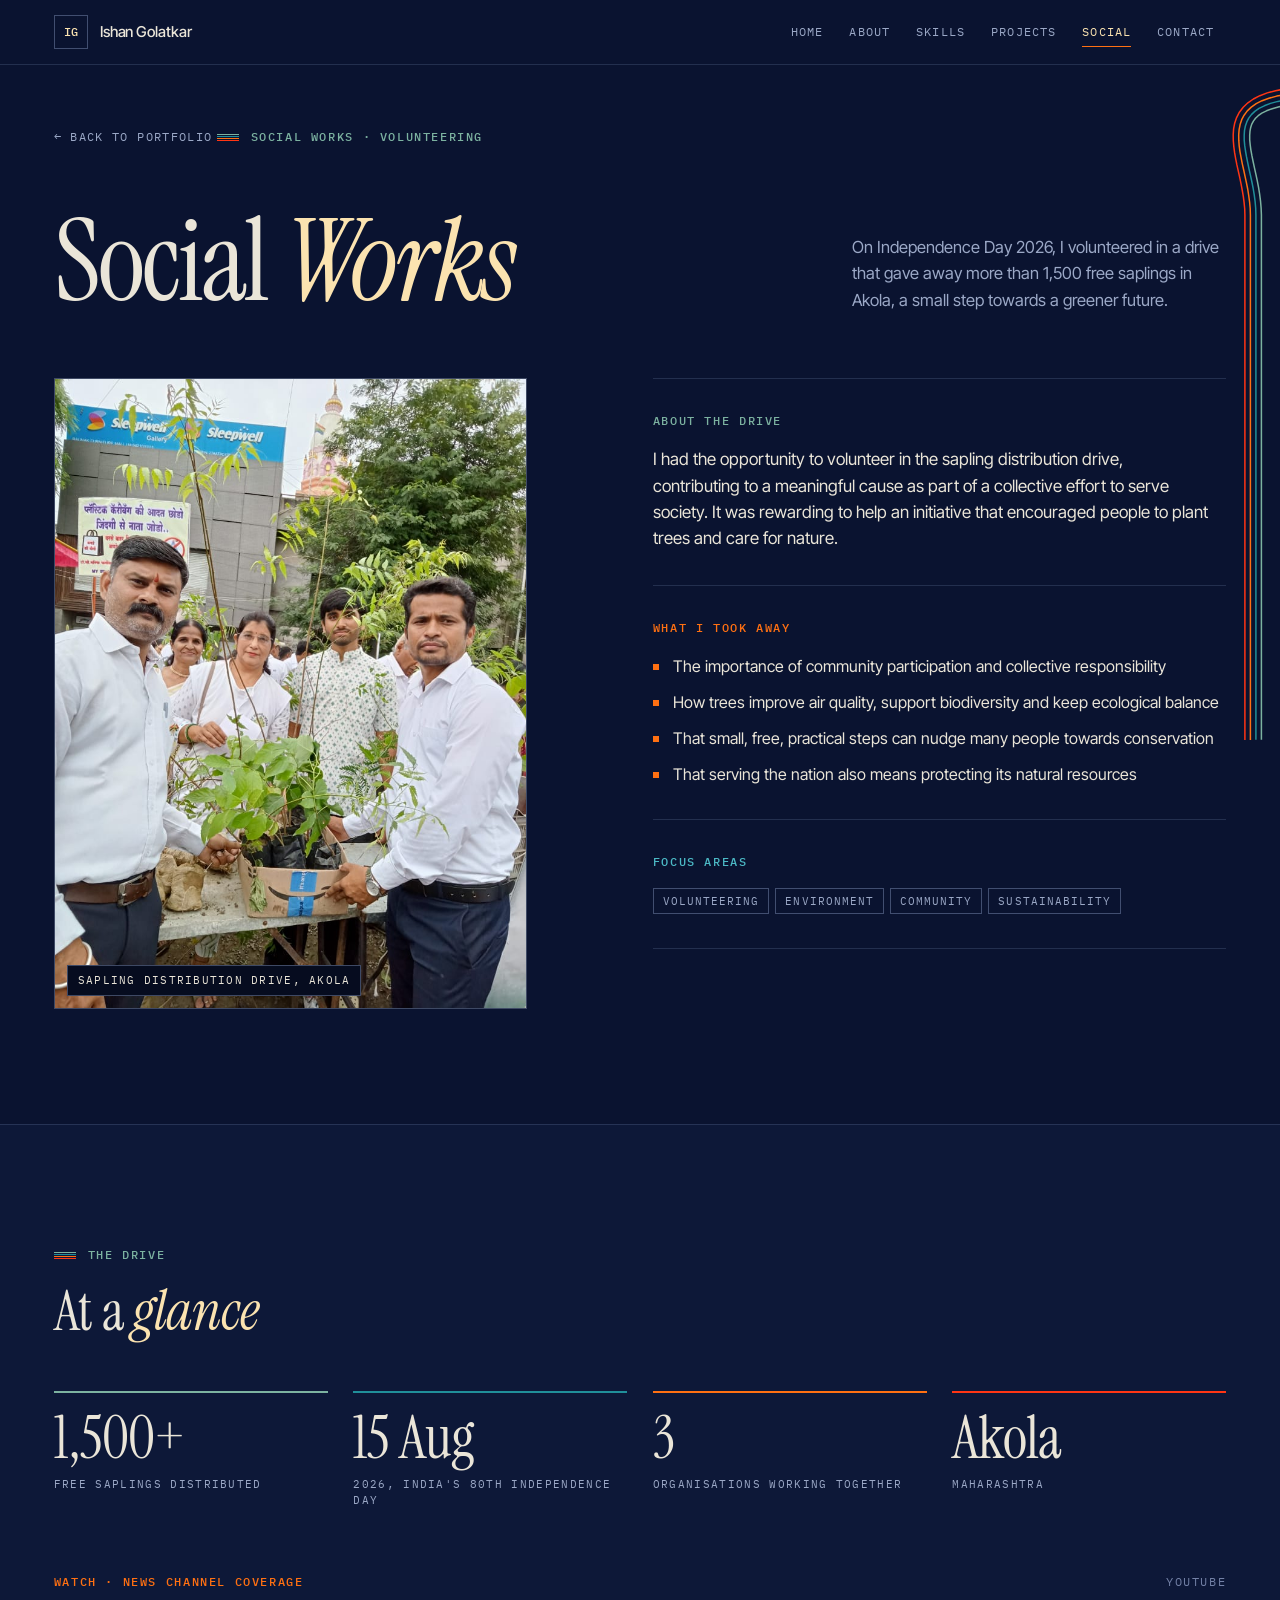
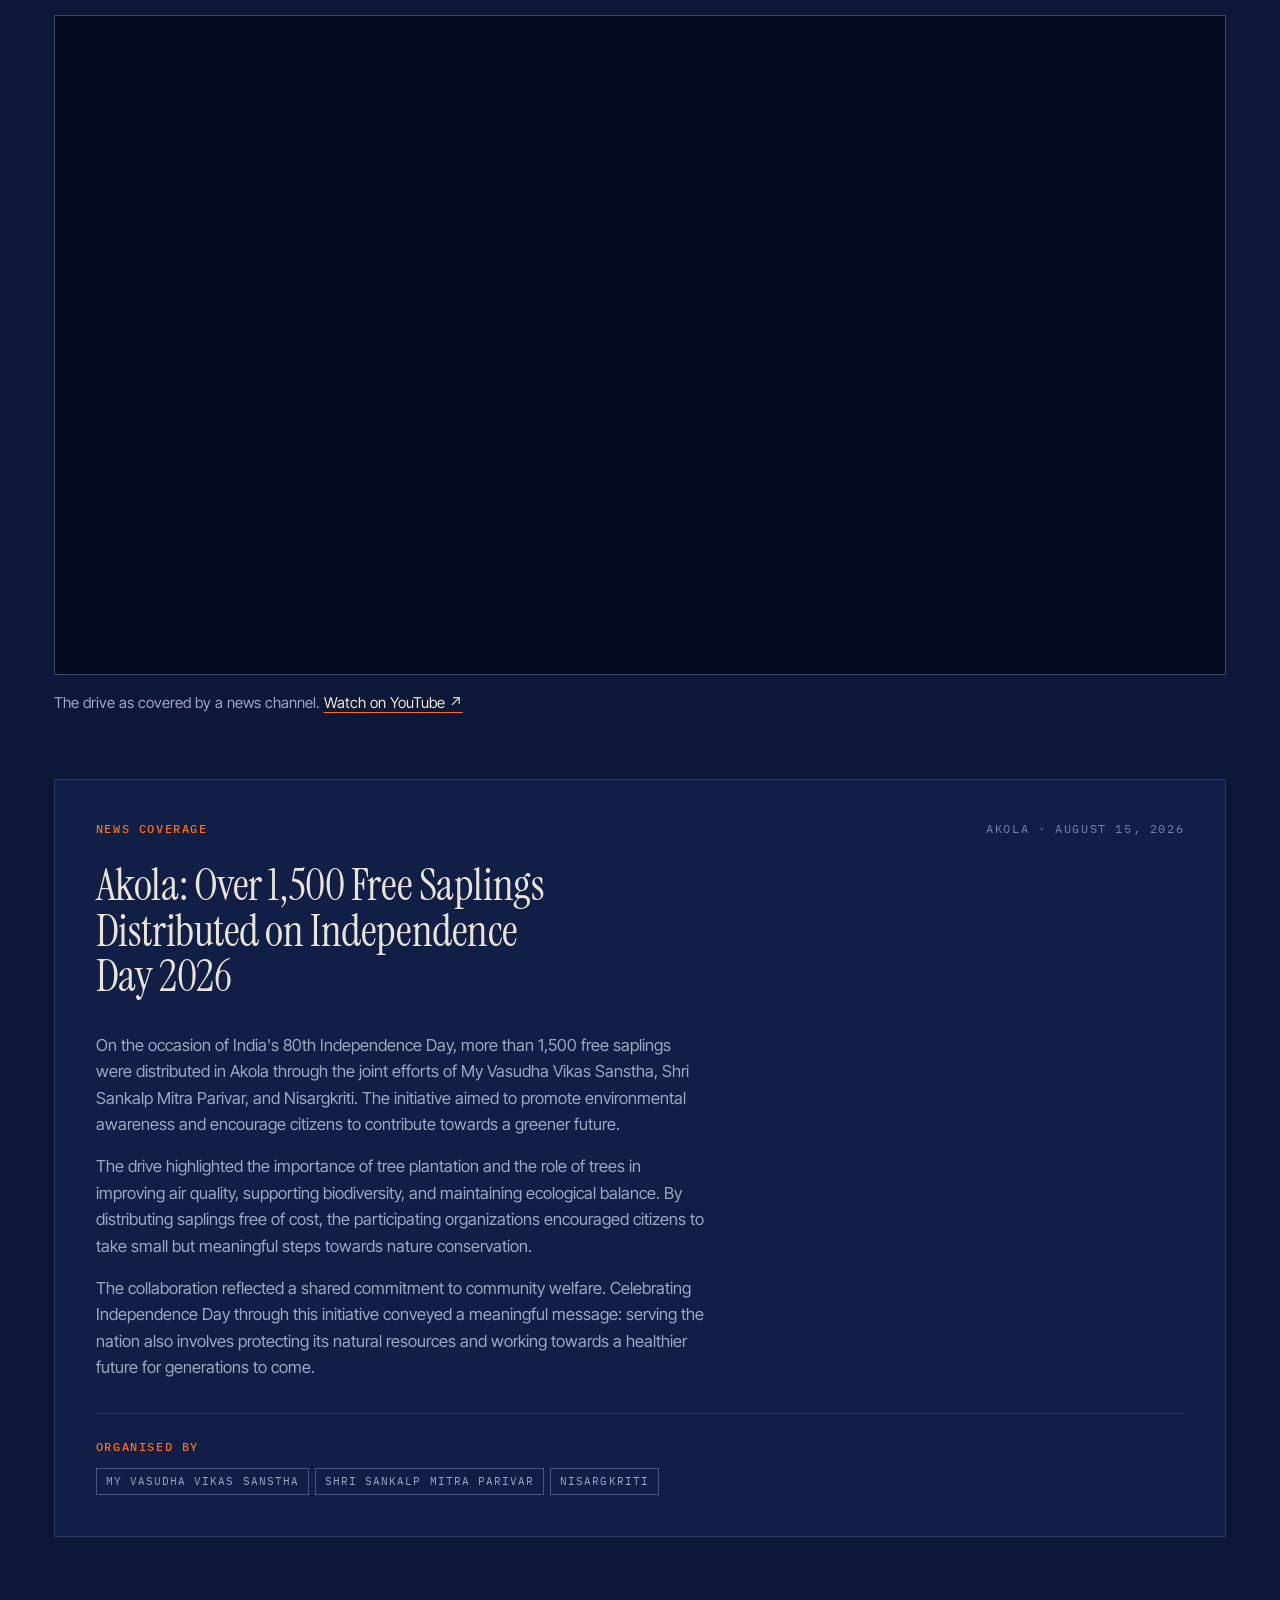
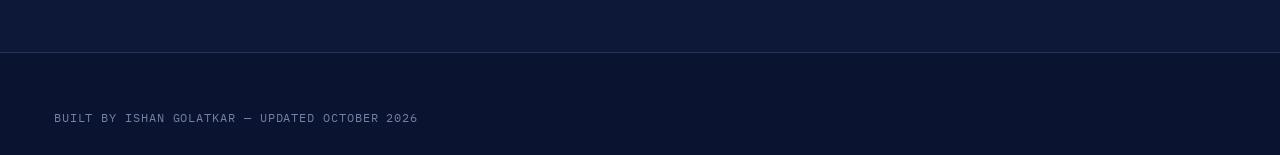
<file: SocialWorks.html>
<!DOCTYPE html>
<html lang="en">
<head>
  <meta charset="UTF-8">
  <meta name="viewport" content="width=device-width, initial-scale=1.0">
  <title>Social Works — Ishan Golatkar</title>
  <meta name="description" content="Ishan Golatkar's social works: volunteering in a free sapling distribution drive of over 1,500 saplings in Akola on Independence Day 2026.">
  <meta name="theme-color" content="#0A1330">
  <script>document.documentElement.classList.add('js');</script>
  <link rel="preconnect" href="https://fonts.googleapis.com">
  <link rel="preconnect" href="https://fonts.gstatic.com" crossorigin>
  <link href="https://fonts.googleapis.com/css2?family=IBM+Plex+Mono:wght@400;500&family=Inter+Tight:wght@400;500;600&family=Instrument+Serif:ital@0;1&display=swap" rel="stylesheet">
  <link rel="stylesheet" href="style.css">
  <script src="script.js" defer></script>
</head>
<body>

<a class="skip" href="#main">Skip to content</a>

<header class="site-header" id="top">
  <div class="wrap header-inner">
    <a class="brand" href="index.html" aria-label="Ishan Golatkar, back to the portfolio">
      <span class="brand-mark" aria-hidden="true">IG</span>
      <span class="brand-name">Ishan Golatkar</span>
    </a>
    <button class="menu-toggle" type="button" aria-expanded="false" aria-controls="nav-links">
      <span class="sr-only">Menu</span>
      <span class="bars" aria-hidden="true"></span>
    </button>
    <nav aria-label="Primary">
      <ul class="nav-links" id="nav-links">
        <li><a href="index.html">Home</a></li>
        <li><a href="index.html#about">About</a></li>
        <li><a href="index.html#skills">Skills</a></li>
        <li><a href="index.html#projects">Projects</a></li>
        <li><a href="index.html#social" aria-current="page">Social</a></li>
        <li><a href="index.html#contact">Contact</a></li>
      </ul>
    </nav>
  </div>
</header>

<main id="main">

  <section class="proj-hero">
    <div class="wrap">
      <div class="proj-head grid">
        <div class="proj-head-main">
          <a class="crumb reveal" href="index.html"><span aria-hidden="true">&larr;</span> Back to portfolio</a>
          <div class="eyebrow reveal">Social Works · Volunteering</div>
          <h1 class="reveal" style="--d:.05s">Social <span class="squiggle">Works</span></h1>
        </div>
        <div class="proj-head-side">
          <p class="intro reveal" style="--d:.1s">On Independence Day 2026, I volunteered in a drive that gave away more than 1,500 free saplings in Akola, a small step towards a greener future.</p>
        </div>
      </div>

      <div class="proj-layout grid">
        <figure class="proj-shot proj-shot--top reveal" style="--d:.15s">
          <img src="sapling.jpeg" width="780" height="1040" fetchpriority="high"
               alt="Volunteers and organisers at the sapling distribution stall in Akola, holding a cardboard box of young saplings, with a temple tower behind them">
          <figcaption>Sapling distribution drive, Akola</figcaption>
        </figure>

        <div class="details-grid">
          <article class="detail reveal">
            <h2>About the drive</h2>
            <p>I had the opportunity to volunteer in the sapling distribution drive, contributing to a meaningful cause as part of a collective effort to serve society. It was rewarding to help an initiative that encouraged people to plant trees and care for nature.</p>
          </article>

          <article class="detail reveal" style="--d:.07s">
            <h2>What I took away</h2>
            <ul>
              <li>The importance of community participation and collective responsibility</li>
              <li>How trees improve air quality, support biodiversity and keep ecological balance</li>
              <li>That small, free, practical steps can nudge many people towards conservation</li>
              <li>That serving the nation also means protecting its natural resources</li>
            </ul>
          </article>

          <article class="detail reveal" style="--d:.14s">
            <h2>Focus areas</h2>
            <ul class="tags">
              <li class="tag">Volunteering</li>
              <li class="tag">Environment</li>
              <li class="tag">Community</li>
              <li class="tag">Sustainability</li>
            </ul>
          </article>
        </div>
      </div>
    </div>
  </section>

  <section class="section section--alt" id="impact" aria-labelledby="impact-title">
    <div class="wrap">
      <div class="parts-head">
        <div class="eyebrow reveal">The Drive</div>
        <h2 class="section-title reveal" id="impact-title">At a <span class="squiggle">glance</span></h2>
      </div>

      <ul class="stats">
        <li class="stat reveal">
          <span class="stat-num">1,500+</span>
          <span class="stat-label">Free saplings distributed</span>
        </li>
        <li class="stat reveal" style="--d:.06s">
          <span class="stat-num">15 Aug</span>
          <span class="stat-label">2026, India's 80th Independence Day</span>
        </li>
        <li class="stat reveal" style="--d:.12s">
          <span class="stat-num">3</span>
          <span class="stat-label">Organisations working together</span>
        </li>
        <li class="stat reveal" style="--d:.18s">
          <span class="stat-num">Akola</span>
          <span class="stat-label">Maharashtra</span>
        </li>
      </ul>

      <div class="video reveal">
        <div class="news-meta">
          <span class="news-label">Watch · News channel coverage</span>
          <span class="news-date">YouTube</span>
        </div>
        <div class="video-frame">
          <iframe src="https://www.youtube-nocookie.com/embed/5dt43OHucJo" title="News channel coverage of the sapling distribution drive in Akola" loading="lazy" allow="accelerometer; clipboard-write; encrypted-media; gyroscope; picture-in-picture; web-share" referrerpolicy="strict-origin-when-cross-origin" allowfullscreen></iframe>
        </div>
        <p class="video-note">The drive as covered by a news channel. <a href="https://youtu.be/5dt43OHucJo" target="_blank" rel="noopener noreferrer">Watch on YouTube<span class="sr-only"> (opens in a new tab)</span> &nearr;</a></p>
      </div>

      <article class="news reveal">
        <div class="news-meta">
          <span class="news-label">News coverage</span>
          <span class="news-date">Akola · August 15, 2026</span>
        </div>
        <h3>Akola: Over 1,500 Free Saplings Distributed on Independence Day 2026</h3>
        <div class="news-body">
          <p>On the occasion of India's 80th Independence Day, more than 1,500 free saplings were distributed in Akola through the joint efforts of My Vasudha Vikas Sanstha, Shri Sankalp Mitra Parivar, and Nisargkriti. The initiative aimed to promote environmental awareness and encourage citizens to contribute towards a greener future.</p>
          <p>The drive highlighted the importance of tree plantation and the role of trees in improving air quality, supporting biodiversity, and maintaining ecological balance. By distributing saplings free of cost, the participating organizations encouraged citizens to take small but meaningful steps towards nature conservation.</p>
          <p>The collaboration reflected a shared commitment to community welfare. Celebrating Independence Day through this initiative conveyed a meaningful message: serving the nation also involves protecting its natural resources and working towards a healthier future for generations to come.</p>
        </div>
        <div class="news-orgs">
          <span class="news-label">Organised by</span>
          <ul class="tags">
            <li class="tag">My Vasudha Vikas Sanstha</li>
            <li class="tag">Shri Sankalp Mitra Parivar</li>
            <li class="tag">Nisargkriti</li>
          </ul>
        </div>
      </article>
    </div>
  </section>

</main>

<footer class="site-footer">
  <div class="wrap">
    <div class="footer-inner">
      <p>Built by Ishan Golatkar — updated October 2026</p>
    </div>
  </div>
</footer>

<button class="to-top" type="button" aria-label="Back to top">
  <svg viewBox="0 0 24 24" fill="none" stroke="currentColor" stroke-width="2" stroke-linecap="square" stroke-linejoin="miter" aria-hidden="true"><path d="M12 20V5M5 11l7-7 7 7"/></svg>
</button>

</body>
</html>
</file>
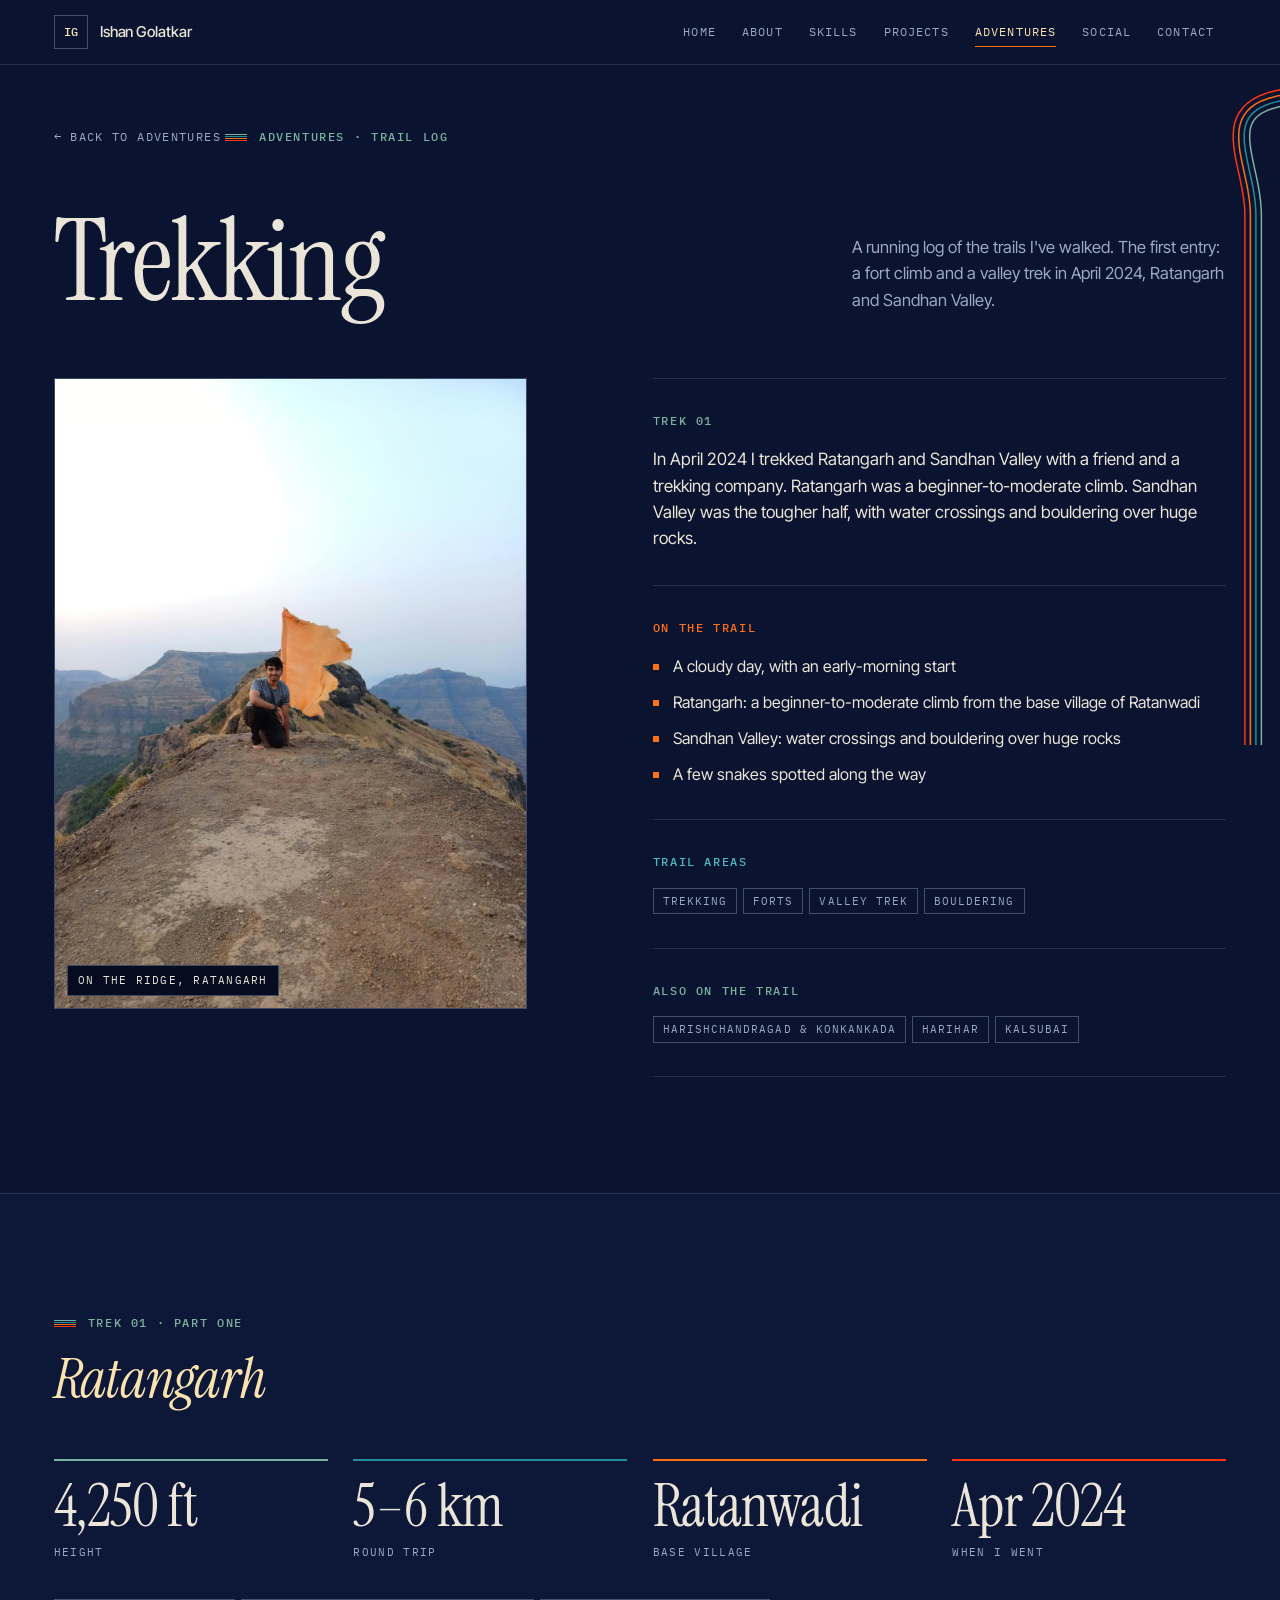
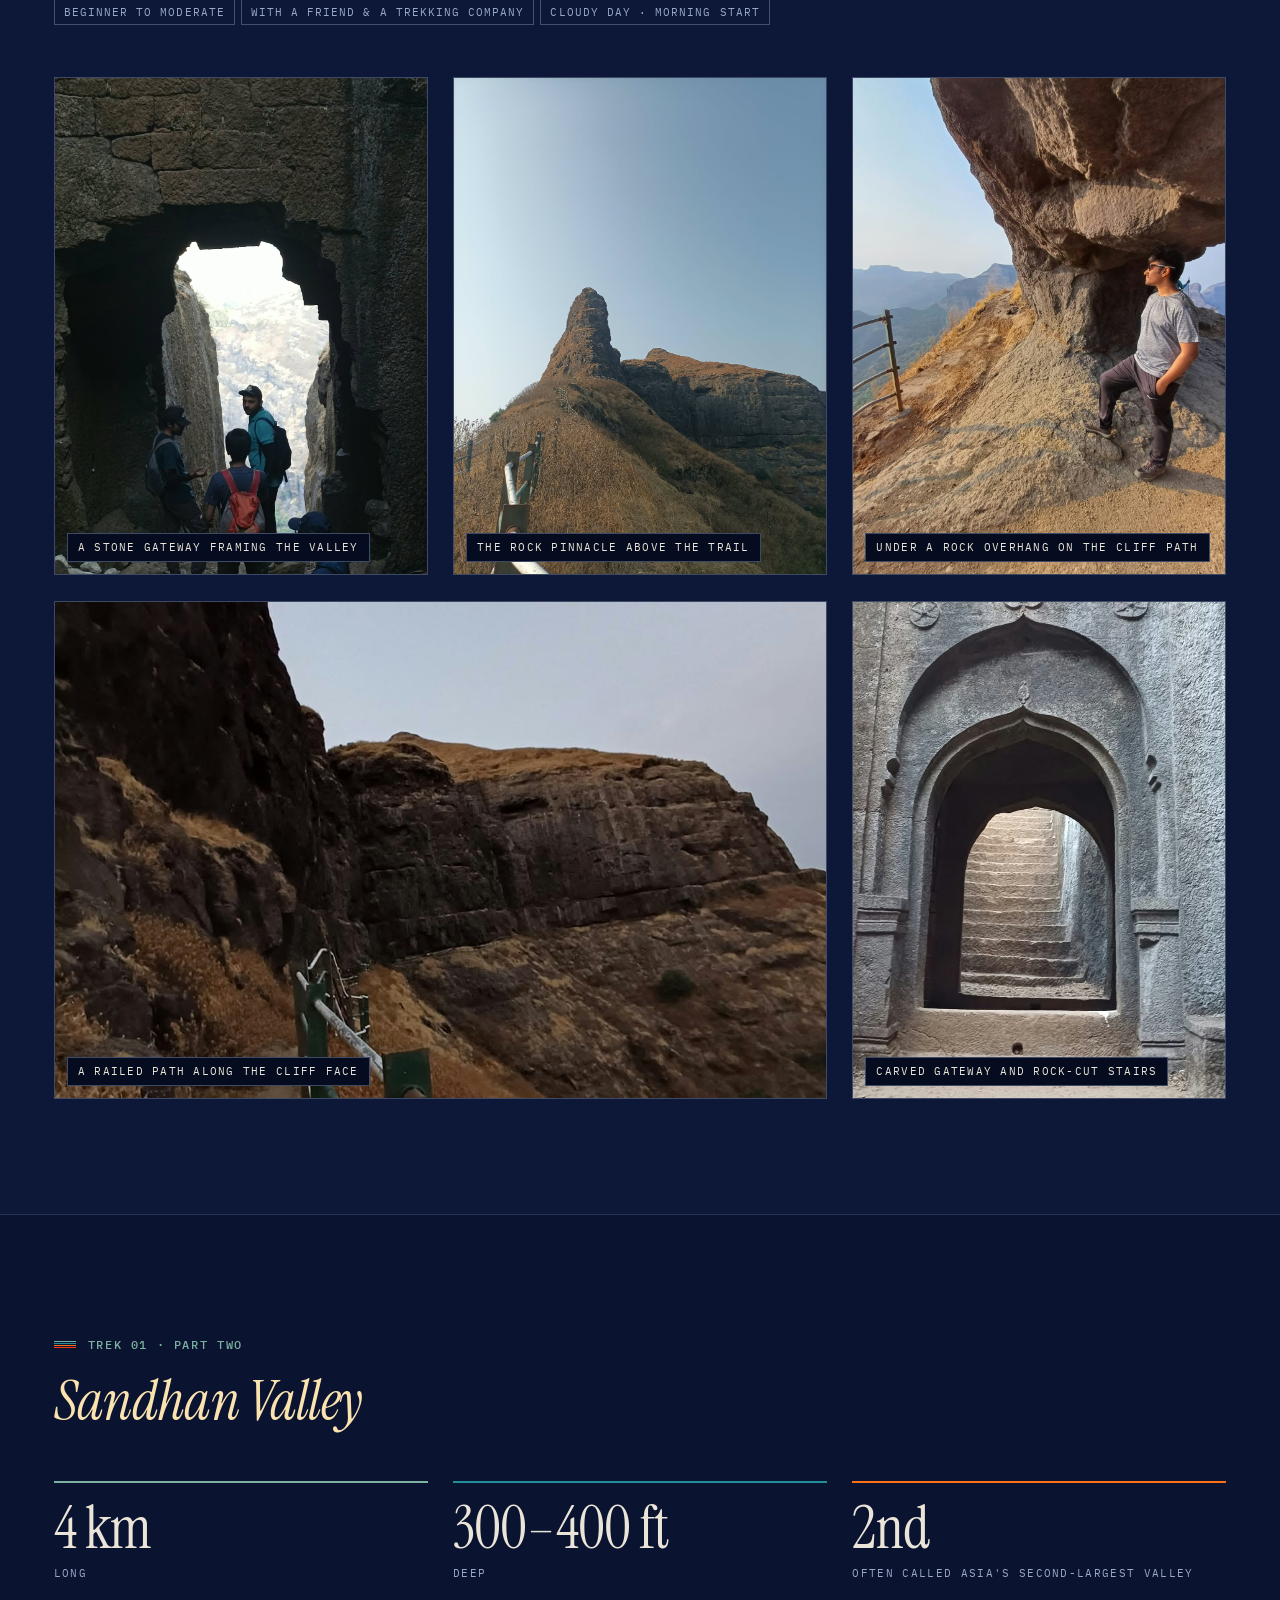
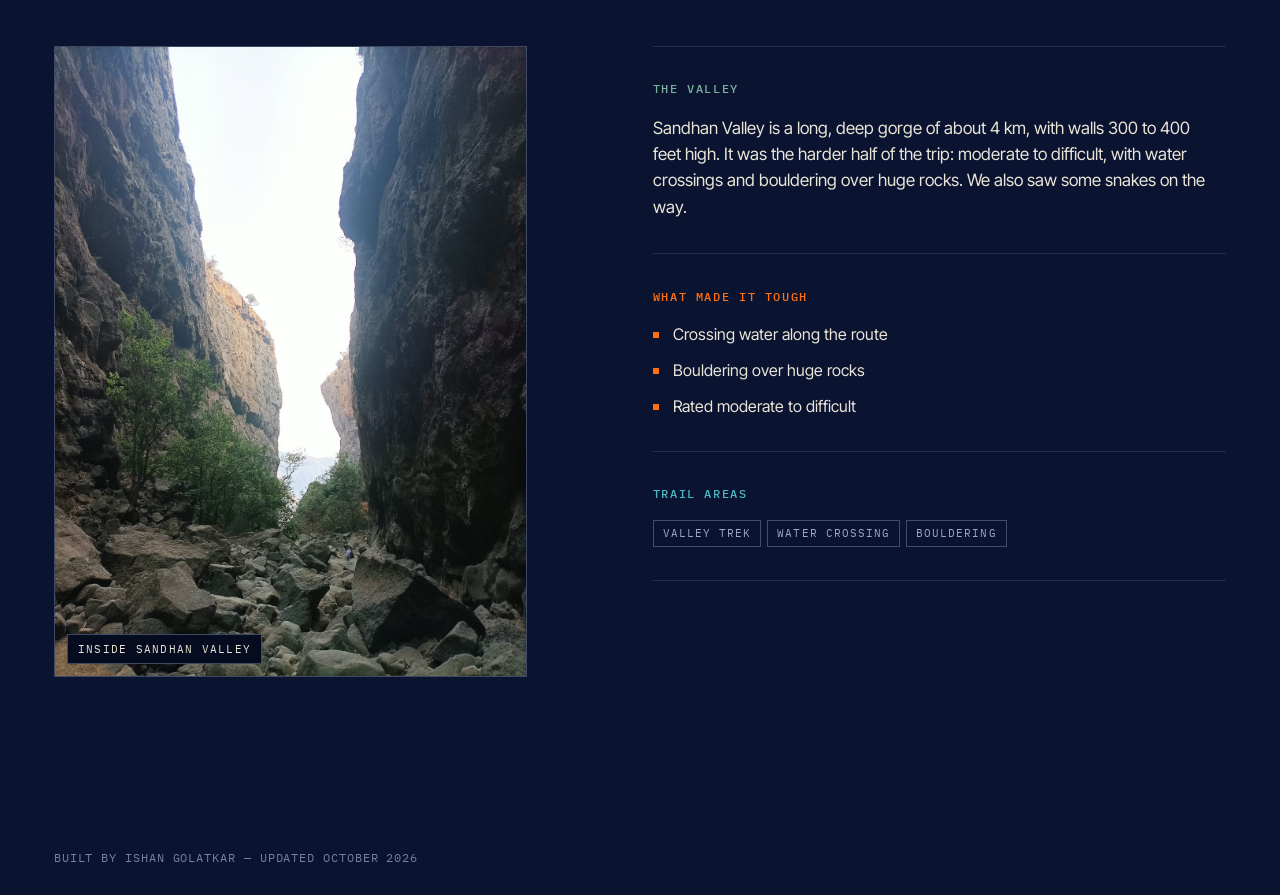
<file: Trekking.html>
<!DOCTYPE html>
<html lang="en">
<head>
  <meta charset="UTF-8">
  <meta name="viewport" content="width=device-width, initial-scale=1.0">
  <title>Trekking — Ishan Golatkar</title>
  <meta name="description" content="Ishan Golatkar's trekking log, starting with Ratangarh (4,250 ft) and Sandhan Valley in April 2024.">
  <meta name="theme-color" content="#0A1330">
  <script>document.documentElement.classList.add('js');</script>
  <link rel="preconnect" href="https://fonts.googleapis.com">
  <link rel="preconnect" href="https://fonts.gstatic.com" crossorigin>
  <link href="https://fonts.googleapis.com/css2?family=IBM+Plex+Mono:wght@400;500&family=Inter+Tight:wght@400;500;600&family=Instrument+Serif:ital@0;1&display=swap" rel="stylesheet">
  <link rel="stylesheet" href="style.css">
  <script src="script.js" defer></script>
</head>
<body>

<a class="skip" href="#main">Skip to content</a>

<header class="site-header" id="top">
  <div class="wrap header-inner">
    <a class="brand" href="index.html" aria-label="Ishan Golatkar, back to the portfolio">
      <span class="brand-mark" aria-hidden="true">IG</span>
      <span class="brand-name">Ishan Golatkar</span>
    </a>
    <button class="menu-toggle" type="button" aria-expanded="false" aria-controls="nav-links">
      <span class="sr-only">Menu</span>
      <span class="bars" aria-hidden="true"></span>
    </button>
    <nav aria-label="Primary">
      <ul class="nav-links" id="nav-links">
        <li><a href="index.html">Home</a></li>
        <li><a href="index.html#about">About</a></li>
        <li><a href="index.html#skills">Skills</a></li>
        <li><a href="index.html#projects">Projects</a></li>
        <li><a href="index.html#adventures" aria-current="page">Adventures</a></li>
        <li><a href="index.html#social">Social</a></li>
        <li><a href="index.html#contact">Contact</a></li>
      </ul>
    </nav>
  </div>
</header>

<main id="main">

  <section class="proj-hero">
    <div class="wrap">
      <div class="proj-head grid">
        <div class="proj-head-main">
          <a class="crumb reveal" href="index.html#adventures"><span aria-hidden="true">&larr;</span> Back to adventures</a>
          <div class="eyebrow reveal">Adventures · Trail Log</div>
          <h1 class="reveal" style="--d:.05s">Trekking</h1>
        </div>
        <div class="proj-head-side">
          <p class="intro reveal" style="--d:.1s">A running log of the trails I've walked. The first entry: a fort climb and a valley trek in April 2024, Ratangarh and Sandhan Valley.</p>
        </div>
      </div>

      <div class="proj-layout grid">
        <figure class="proj-shot proj-shot--flag reveal" style="--d:.15s">
          <img src="1000048874.jpg" width="1200" height="1600" fetchpriority="high"
               alt="A trekker crouching on a bare ridge beside a saffron flag, with layered hill forts and green valleys behind">
          <figcaption>On the ridge, Ratangarh</figcaption>
        </figure>

        <div class="details-grid">
          <article class="detail reveal">
            <h2>Trek 01</h2>
            <p>In April 2024 I trekked Ratangarh and Sandhan Valley with a friend and a trekking company. Ratangarh was a beginner-to-moderate climb. Sandhan Valley was the tougher half, with water crossings and bouldering over huge rocks.</p>
          </article>

          <article class="detail reveal" style="--d:.07s">
            <h2>On the trail</h2>
            <ul>
              <li>A cloudy day, with an early-morning start</li>
              <li>Ratangarh: a beginner-to-moderate climb from the base village of Ratanwadi</li>
              <li>Sandhan Valley: water crossings and bouldering over huge rocks</li>
              <li>A few snakes spotted along the way</li>
            </ul>
          </article>

          <article class="detail reveal" style="--d:.14s">
            <h2>Trail areas</h2>
            <ul class="tags">
              <li class="tag">Trekking</li>
              <li class="tag">Forts</li>
              <li class="tag">Valley trek</li>
              <li class="tag">Bouldering</li>
            </ul>
          </article>

          <article class="detail reveal" style="--d:.2s">
            <h2>Also on the trail</h2>
            <ul class="tags">
              <li class="tag">Harishchandragad &amp; Konkankada</li>
              <li class="tag">Harihar</li>
              <li class="tag">Kalsubai</li>
            </ul>
          </article>
        </div>
      </div>
    </div>
  </section>

  <!-- ============ RATANGARH ============ -->
  <section class="section section--alt" id="ratangarh" aria-labelledby="ratangarh-title">
    <div class="wrap">
      <div class="parts-head">
        <div class="eyebrow reveal">Trek 01 · Part one</div>
        <h2 class="section-title reveal" id="ratangarh-title"><span class="squiggle">Ratangarh</span></h2>
      </div>

      <ul class="stats">
        <li class="stat reveal">
          <span class="stat-num">4,250 ft</span>
          <span class="stat-label">Height</span>
        </li>
        <li class="stat reveal" style="--d:.06s">
          <span class="stat-num">5–6 km</span>
          <span class="stat-label">Round trip</span>
        </li>
        <li class="stat reveal" style="--d:.12s">
          <span class="stat-num">Ratanwadi</span>
          <span class="stat-label">Base village</span>
        </li>
        <li class="stat reveal" style="--d:.18s">
          <span class="stat-num">Apr 2024</span>
          <span class="stat-label">When I went</span>
        </li>
      </ul>

      <div class="trek-meta reveal">
        <ul class="tags">
          <li class="tag">Beginner to moderate</li>
          <li class="tag">With a friend &amp; a trekking company</li>
          <li class="tag">Cloudy day · morning start</li>
        </ul>
      </div>

      <div class="gallery">
        <figure class="shot reveal">
          <img src="1000048882.jpg" width="1196" height="1598" loading="lazy"
               alt="Three trekkers with backpacks stand in a dark stone gateway, silhouetted against a bright valley view below">
          <figcaption>A stone gateway framing the valley</figcaption>
        </figure>

        <figure class="shot reveal" style="--d:.06s">
          <img src="1000048877.jpg" width="1196" height="1598" loading="lazy"
               alt="A tall rock pinnacle rising above a dry grassy ridge, with a metal railing running up the path beside it">
          <figcaption>The rock pinnacle above the trail</figcaption>
        </figure>

        <figure class="shot reveal" style="--d:.12s">
          <img src="1000048873.jpg" width="1200" height="1600" loading="lazy"
               alt="A trekker in sunglasses stands under a huge rock overhang on a cliff-edge path, looking out over blue hills">
          <figcaption>Under a rock overhang on the cliff path</figcaption>
        </figure>

        <figure class="shot shot--wide reveal">
          <img src="1000048875.jpg" width="1600" height="737" loading="lazy"
               alt="A narrow trail with a green metal railing running along a dark rock face and dry brown slopes">
          <figcaption>A railed path along the cliff face</figcaption>
        </figure>

        <figure class="shot reveal" style="--d:.06s">
          <img src="1000048876.jpg" width="738" height="1600" loading="lazy"
               alt="A carved stone archway with decorative rosettes, opening onto a rock-cut staircase">
          <figcaption>Carved gateway and rock-cut stairs</figcaption>
        </figure>
      </div>
    </div>
  </section>

  <!-- ============ SANDHAN VALLEY ============ -->
  <section class="section" id="sandhan" aria-labelledby="sandhan-title">
    <div class="wrap">
      <div class="parts-head">
        <div class="eyebrow reveal">Trek 01 · Part two</div>
        <h2 class="section-title reveal" id="sandhan-title"><span class="squiggle">Sandhan Valley</span></h2>
      </div>

      <ul class="stats stats--3">
        <li class="stat reveal">
          <span class="stat-num">4 km</span>
          <span class="stat-label">Long</span>
        </li>
        <li class="stat reveal" style="--d:.06s">
          <span class="stat-num">300–400 ft</span>
          <span class="stat-label">Deep</span>
        </li>
        <li class="stat reveal" style="--d:.12s">
          <span class="stat-num">2nd</span>
          <span class="stat-label">Often called Asia's second-largest valley</span>
        </li>
      </ul>

      <div class="proj-layout grid sandhan-layout">
        <figure class="proj-shot reveal">
          <img src="1000048881.jpg" width="1196" height="1598" loading="lazy"
               alt="Looking up a narrow rocky gorge between two tall dark cliffs, with boulders underfoot and green trees in the distance">
          <figcaption>Inside Sandhan Valley</figcaption>
        </figure>

        <div class="details-grid">
          <article class="detail reveal">
            <h2>The valley</h2>
            <p>Sandhan Valley is a long, deep gorge of about 4 km, with walls 300 to 400 feet high. It was the harder half of the trip: moderate to difficult, with water crossings and bouldering over huge rocks. We also saw some snakes on the way.</p>
          </article>

          <article class="detail reveal" style="--d:.07s">
            <h2>What made it tough</h2>
            <ul>
              <li>Crossing water along the route</li>
              <li>Bouldering over huge rocks</li>
              <li>Rated moderate to difficult</li>
            </ul>
          </article>

          <article class="detail reveal" style="--d:.14s">
            <h2>Trail areas</h2>
            <ul class="tags">
              <li class="tag">Valley trek</li>
              <li class="tag">Water crossing</li>
              <li class="tag">Bouldering</li>
            </ul>
          </article>
        </div>
      </div>
    </div>
  </section>

</main>

<footer class="site-footer">
  <div class="wrap">
    <div class="footer-inner">
      <p>Built by Ishan Golatkar — updated October 2026</p>
    </div>
  </div>
</footer>

<button class="to-top" type="button" aria-label="Back to top">
  <svg viewBox="0 0 24 24" fill="none" stroke="currentColor" stroke-width="2" stroke-linecap="square" stroke-linejoin="miter" aria-hidden="true"><path d="M12 20V5M5 11l7-7 7 7"/></svg>
</button>

</body>
</html>
</file>
<file: style.css>
:root {
  /* navy scale */
  --navy-950: #060C1F;
  --navy-900: #0A1330;   /* page */
  --navy-850: #0D1838;   /* alternate band */
  --navy-800: #111E45;   /* panels */
  --navy-700: #1A2A58;

  /* text */
  --text: #EAE5D8;
  --muted: #9BA8C6;
  --faint: #7381A6;

  /* hairlines */
  --line: rgba(170, 190, 235, .16);
  --line-strong: rgba(170, 190, 235, .34);

  /* the four colours (original palette, unchanged) */
  --cream: #FBE3B0;
  --sage: #7CB2A0;
  --teal: #208F9A;
  --orange: #FF7012;
  --red: #FF3514;
  /* lifted tints, used only where a colour has to read as small text on navy */
  --teal-text: #4CBAC6;
  --red-text: #FF6B52;

  /* spacing scale */
  --s1: 4px;  --s2: 8px;  --s3: 12px; --s4: 16px;
  --s5: 24px; --s6: 32px; --s7: 48px; --s8: 64px;
  --pad: clamp(20px, 4.2vw, 72px);        /* page gutter */
  --sec: clamp(64px, 9vw, 128px);         /* section padding */
  --col-gap: clamp(16px, 2vw, 32px);
  --header-h: 64px;

  --f-display: 'Instrument Serif', 'Iowan Old Style', 'Palatino Linotype', Georgia, serif;
  --f-body: 'Inter Tight', system-ui, -apple-system, 'Segoe UI', sans-serif;
  --f-mono: 'IBM Plex Mono', ui-monospace, 'SFMono-Regular', Menlo, monospace;
}

*, *::before, *::after { box-sizing: border-box; }
html { scroll-padding-top: calc(var(--header-h) + 16px); -webkit-text-size-adjust: 100%; }
@media (prefers-reduced-motion: no-preference) { html { scroll-behavior: smooth; } }

body {
  position: relative;
  margin: 0;
  background: var(--navy-900);
  color: var(--text);
  font-family: var(--f-body);
  font-size: 16px;
  line-height: 1.6;
  overflow-x: hidden;
  overflow-x: clip;
  -webkit-font-smoothing: antialiased;
  text-rendering: optimizeLegibility;
}

img, svg { max-width: 100%; display: block; }
a { color: inherit; }
ul { margin: 0; padding: 0; list-style: none; }
h1, h2, h3, p, figure { margin: 0; }

::selection { background: var(--orange); color: var(--navy-950); }

:focus-visible { outline: 2px solid var(--orange); outline-offset: 3px; }

.wrap {
  position: relative; z-index: 2;
  width: 100%; max-width: 1680px; margin-inline: auto;
  padding-inline: var(--pad);
}
.grid {
  display: grid;
  grid-template-columns: repeat(12, minmax(0, 1fr));
  column-gap: var(--col-gap);
}

.sr-only {
  position: absolute; width: 1px; height: 1px; margin: -1px; padding: 0;
  overflow: hidden; clip: rect(0 0 0 0); white-space: nowrap; border: 0;
}

.skip {
  position: fixed; left: 12px; top: -80px; z-index: 10001;
  background: var(--orange); color: var(--navy-950);
  font-family: var(--f-mono); font-size: 12px; text-transform: uppercase; letter-spacing: .08em;
  padding: 10px 14px; text-decoration: none;
  transition: top .2s;
}
.skip:focus { top: 12px; }

/* ---------- flowing four-colour lines (built in script.js) ---------- */

.flow {
  position: absolute; left: 0; top: 0; width: 100%;
  z-index: 1; pointer-events: none; overflow: hidden;
}
.flow path {
  fill: none; stroke-width: 1.5; stroke-linejoin: round; stroke-linecap: butt;
  transition: stroke-dashoffset .5s cubic-bezier(.2, .7, .2, 1);
}
.flow.intro path { transition-duration: 1.6s; }

/* ---------- shared type bits ---------- */

.eyebrow {
  display: inline-flex; align-items: center; gap: 12px;
  font-family: var(--f-mono); font-weight: 500;
  font-size: 11.5px; letter-spacing: .14em; text-transform: uppercase;
  color: var(--sage);
}
/* the four lines, in miniature */
.eyebrow::before {
  content: ""; width: 22px; height: 7px; flex: none;
  background: linear-gradient(var(--sage) 0 1px, transparent 1px 2px,
                              var(--teal) 2px 3px, transparent 3px 4px,
                              var(--orange) 4px 5px, transparent 5px 6px,
                              var(--red) 6px 7px);
}

.section { position: relative; padding: var(--sec) 0; }
.section--alt {
  background: var(--navy-850);
  border-block: 1px solid var(--line);
}
.section-title {
  font-family: var(--f-display); font-weight: 400;
  font-size: clamp(36px, 4.4vw, 64px); line-height: 1.02; letter-spacing: -.012em;
  margin-top: var(--s4);
}
.section-title .squiggle { font-style: italic; color: var(--cream); }

/* buttons: square, quiet */
.btn {
  display: inline-flex; align-items: center; justify-content: center; gap: 10px;
  font-family: var(--f-mono); font-weight: 500; font-size: 12px; line-height: 1;
  letter-spacing: .08em; text-transform: uppercase;
  padding: 15px 22px;
  background: var(--orange); color: var(--navy-950);
  border: 1px solid var(--orange);
  text-decoration: none; cursor: pointer;
  transition: background-color .2s ease, color .2s ease, border-color .2s ease;
}
.btn:hover { background: transparent; color: var(--orange); }
.btn .arrow { transition: transform .2s ease; }
.btn:hover .arrow { transform: translateX(4px); }
.btn--ghost { background: transparent; color: var(--text); border-color: var(--line-strong); }
.btn--ghost:hover { background: transparent; color: var(--sage); border-color: var(--sage); }

.tags { display: flex; flex-wrap: wrap; gap: 6px; }
.tag {
  font-family: var(--f-mono); font-weight: 400; font-size: 10.5px; letter-spacing: .1em; text-transform: uppercase;
  padding: 4px 9px; color: var(--muted);
  border: 1px solid var(--line-strong);
}

/* scroll reveal */
.js .reveal {
  opacity: 0; transform: translateY(14px);
  transition: opacity .7s ease, transform .7s cubic-bezier(.2, .7, .2, 1);
  transition-delay: var(--d, 0s);
}
.js .reveal.in { opacity: 1; transform: none; }

/* ---------- header / nav ---------- */

.site-header {
  position: sticky; top: 0; z-index: 100;
  background: var(--navy-900);
  border-bottom: 1px solid var(--line);
}
.site-header .wrap { z-index: auto; }
.header-inner {
  height: var(--header-h);
  display: flex; align-items: center; justify-content: space-between; gap: 16px;
}
.brand { display: inline-flex; align-items: center; gap: 12px; text-decoration: none; }
.brand-mark {
  display: grid; place-items: center; width: 34px; height: 34px;
  font-family: var(--f-mono); font-weight: 500; font-size: 12px; letter-spacing: .02em;
  color: var(--cream); border: 1px solid var(--line-strong);
  transition: border-color .2s ease, color .2s ease;
}
.brand:hover .brand-mark { border-color: var(--orange); color: var(--orange); }
.brand-name { font-weight: 500; font-size: 15px; letter-spacing: -.005em; }

.nav-links { display: flex; align-items: center; gap: 2px; }
.nav-links a {
  position: relative; display: block;
  font-family: var(--f-mono); font-weight: 400; font-size: 11.5px; letter-spacing: .1em; text-transform: uppercase;
  padding: 10px 12px; text-decoration: none; color: var(--muted);
  transition: color .15s ease;
}
.nav-links a::after {
  content: ""; position: absolute; left: 12px; right: 12px; bottom: 4px; height: 1px;
  background: var(--orange); transform: scaleX(0); transform-origin: left;
  transition: transform .25s ease;
}
.nav-links a:hover { color: var(--text); }
.nav-links a:hover::after, .nav-links a[aria-current]::after { transform: scaleX(1); }
.nav-links a[aria-current] { color: var(--cream); }

.menu-toggle {
  display: none; position: relative;
  width: 40px; height: 40px; padding: 0;
  background: transparent; border: 1px solid var(--line-strong); cursor: pointer; color: var(--text);
}
.menu-toggle .bars, .menu-toggle .bars::before, .menu-toggle .bars::after {
  content: ""; position: absolute; left: 50%; width: 16px; height: 1.5px;
  background: var(--text); transform: translateX(-50%); transition: transform .2s ease, background-color .2s ease;
}
.menu-toggle .bars { top: 50%; margin-top: -.75px; }
.menu-toggle .bars::before { top: -5px; }
.menu-toggle .bars::after { top: 5px; }
.menu-toggle[aria-expanded="true"] .bars { background: transparent; }
.menu-toggle[aria-expanded="true"] .bars::before { transform: translateX(-50%) translateY(5px) rotate(45deg); }
.menu-toggle[aria-expanded="true"] .bars::after { transform: translateX(-50%) translateY(-5px) rotate(-45deg); }

@media (max-width: 960px) {
  .menu-toggle { display: block; }
  .js .nav-links {
    position: absolute; left: 0; right: 0; top: 100%;
    flex-direction: column; align-items: stretch; gap: 0;
    padding: 8px var(--pad) 16px;
    background: var(--navy-900);
    border-bottom: 1px solid var(--line);
    visibility: hidden; opacity: 0; transform: translateY(-6px);
    transition: opacity .18s ease, transform .18s ease, visibility 0s linear .18s;
  }
  .js .nav-links.open { visibility: visible; opacity: 1; transform: none; transition-delay: 0s; }
  .js .nav-links a { font-size: 13px; padding: 14px 0; border-bottom: 1px solid var(--line); }
  .js .nav-links li:last-child a { border-bottom: 0; }
  .js .nav-links a::after { display: none; }
  .js .nav-links a[aria-current] { color: var(--orange); }
  html:not(.js) .header-inner { height: auto; flex-wrap: wrap; padding: 10px 0; }
  html:not(.js) .nav-links { flex-wrap: wrap; }
}

/* ---------- hero ---------- */

.hero { position: relative; padding: clamp(40px, 6vw, 88px) 0 var(--sec); }
.hero-grid { align-items: center; }
.hero-copy { grid-column: 1 / 8; }
.hero-art { grid-column: 9 / 13; position: relative; }

.sticker {
  display: inline-flex; align-items: center; gap: 10px;
  font-family: var(--f-mono); font-weight: 500; font-size: 11.5px; letter-spacing: .14em; text-transform: uppercase;
  color: var(--sage); margin-bottom: var(--s6);
}
.sticker::before { content: ""; width: 7px; height: 7px; background: var(--orange); }

.hero h1 {
  font-family: var(--f-display); font-weight: 400;
  font-size: clamp(44px, 7.2vw, 112px); line-height: .94; letter-spacing: -.02em;
}
.hero h1 span { display: block; }
.hero h1 .last { font-style: italic; color: var(--cream); }

.hero-tagline {
  margin-top: clamp(20px, 2.6vw, 36px);
  font-weight: 500; font-size: clamp(19px, 1.9vw, 26px); line-height: 1.25; letter-spacing: -.01em;
  max-width: 24ch;
}
.hero-tagline em {
  font-style: normal;
  background: linear-gradient(transparent calc(100% - 3px), var(--orange) 0);
  padding-bottom: 2px;
}
.hero-intro { margin-top: var(--s5); max-width: 54ch; color: var(--muted); font-size: 16.5px; }
.hero-actions { margin-top: var(--s6); display: flex; flex-wrap: wrap; gap: var(--s3); }

.scroll-hint {
  margin-top: clamp(32px, 4vw, 56px);
  display: inline-flex; align-items: center; gap: 12px;
  font-family: var(--f-mono); font-size: 11px; letter-spacing: .14em; text-transform: uppercase; color: var(--faint);
  text-decoration: none; transition: color .2s ease;
}
.scroll-hint:hover { color: var(--text); }
.scroll-hint .track { position: relative; width: 1px; height: 36px; background: var(--line-strong); overflow: hidden; }
.scroll-hint .track::after {
  content: ""; position: absolute; left: 0; top: 0; width: 1px; height: 12px; background: var(--orange);
}
@media (prefers-reduced-motion: no-preference) {
  .scroll-hint .track::after { animation: scroll-cue 2.2s cubic-bezier(.6, 0, .3, 1) infinite; }
}
@keyframes scroll-cue { 0% { transform: translateY(-14px); } 100% { transform: translateY(38px); } }

.portrait {
  position: relative; z-index: 1;
  aspect-ratio: 4 / 5; max-width: 440px; margin-left: auto;
  background: var(--navy-800);
  border: 1px solid var(--line-strong);
}
.portrait::before {            /* offset registration frame */
  content: ""; position: absolute; inset: 0; z-index: -1;
  transform: translate(14px, 14px); border: 1px solid var(--sage); opacity: .7;
}
.portrait img { width: 100%; height: 100%; object-fit: cover; object-position: 50% 10%; }
.portrait-cap {
  max-width: 440px; margin: 28px 0 0 auto;
  font-family: var(--f-mono); font-size: 11px; letter-spacing: .12em; text-transform: uppercase; color: var(--faint);
}

@media (max-width: 860px) {
  .hero-copy, .hero-art { grid-column: 1 / -1; }
  .hero-art { order: -1; margin-bottom: var(--s6); }
  .portrait, .portrait-cap { max-width: 280px; margin-left: 0; }
  .hero-tagline { max-width: none; }
}

/* ---------- about ---------- */

.about-intro { grid-column: 1 / 6; align-self: start; position: sticky; top: calc(var(--header-h) + 32px); }
.about-copy { grid-column: 7 / 13; }
.pull {
  margin-top: var(--s6);
  font-family: var(--f-display); font-size: clamp(26px, 2.5vw, 38px); line-height: 1.14; letter-spacing: -.01em;
  padding-left: 20px; border-left: 2px solid var(--orange);
}
.pull mark { background: none; color: var(--cream); font-style: italic; }
.about-copy > p { max-width: 60ch; color: var(--muted); }
.about-copy > p + p { margin-top: var(--s4); }
.about-copy > p:first-child { color: var(--text); font-size: 18px; line-height: 1.5; }

.traits {
  display: grid; grid-template-columns: repeat(2, minmax(0, 1fr));
  gap: var(--s6) var(--col-gap); margin-top: clamp(32px, 4vw, 56px);
}
.trait { padding-top: var(--s4); border-top: 2px solid var(--c); }
.trait:nth-child(1) { --c: var(--sage); }
.trait:nth-child(2) { --c: var(--teal); }
.trait:nth-child(3) { --c: var(--orange); }
.trait:nth-child(4) { --c: var(--red); }
.trait h3 { font-family: var(--f-mono); font-weight: 500; font-size: 12px; letter-spacing: .14em; text-transform: uppercase; color: var(--text); }
.trait p { margin-top: var(--s2); font-size: 14.5px; line-height: 1.5; color: var(--muted); }

.curious { margin-top: clamp(32px, 4vw, 56px); }
.curious-label { font-family: var(--f-mono); font-size: 11.5px; letter-spacing: .14em; text-transform: uppercase; color: var(--faint); margin-bottom: var(--s3); }

@media (max-width: 960px) {
  .about-intro, .about-copy { grid-column: 1 / -1; position: static; }
  .about-copy { margin-top: var(--s7); }
}
@media (max-width: 520px) { .traits { grid-template-columns: 1fr; } }

/* ---------- skills ---------- */

.skills-head { margin-bottom: clamp(32px, 4vw, 56px); }
.skill-list { border-bottom: 1px solid var(--line); }
.skill-row {
  display: grid; grid-template-columns: minmax(200px, 5fr) minmax(0, 7fr);
  gap: var(--s2) var(--col-gap); align-items: baseline;
  padding: 22px 0; border-top: 1px solid var(--line);
}
.skill-row:nth-child(4n+1) { --c: var(--sage); }
.skill-row:nth-child(4n+2) { --c: var(--teal-text); }
.skill-row:nth-child(4n+3) { --c: var(--orange); }
.skill-row:nth-child(4n+4) { --c: var(--red-text); }
.skill-row h3 {
  display: flex; align-items: baseline; gap: 20px;
  font-family: var(--f-mono); font-weight: 500; font-size: 12px; letter-spacing: .12em; text-transform: uppercase;
}
.skill-row h3 b { font-weight: 500; color: var(--c); min-width: 2ch; }
.skill-tags { display: flex; flex-wrap: wrap; gap: 8px 32px; }
.skill {
  position: relative; padding-left: 14px;
  font-size: 16px; font-weight: 500; letter-spacing: -.005em;
  transition: color .15s ease;
}
.skill::before { content: ""; position: absolute; left: 0; top: .62em; width: 5px; height: 5px; background: var(--c); }
.skill:hover { color: var(--c); }
@media (max-width: 760px) { .skill-row { grid-template-columns: 1fr; padding: 18px 0; } }

/* ---------- projects ---------- */

.projects-head {
  display: flex; flex-wrap: wrap; align-items: end; justify-content: space-between; gap: var(--s4);
  padding-bottom: var(--s5); border-bottom: 1px solid var(--line);
  margin-bottom: clamp(24px, 3vw, 40px);
}
.projects-head .section-title { margin-top: var(--s3); }

.projects-grid {
  display: grid; grid-template-columns: repeat(3, minmax(0, 1fr));
  gap: var(--col-gap);
}
.proj-card {
  position: relative; display: flex; flex-direction: column;
  background: var(--navy-800); border: 1px solid var(--line);
  transition: border-color .25s ease, transform .25s ease;
}
.proj-card:nth-child(1) { --c: var(--orange); }
.proj-card:nth-child(2) { --c: var(--sage); }
.proj-card:nth-child(3) { --c: var(--teal-text); }
.proj-card:nth-child(4) { --c: var(--red-text); }
.proj-card:hover { border-color: var(--c); }

.proj-card:first-child {
  grid-column: 1 / -1;
  display: grid; grid-template-columns: minmax(0, 7fr) minmax(0, 5fr);
}
.proj-card:first-child .proj-media { aspect-ratio: auto; min-height: clamp(280px, 30vw, 460px); border-bottom: 0; border-right: 1px solid var(--line); }
.proj-card:first-child .proj-body { padding: clamp(24px, 3.2vw, 48px); justify-content: flex-end; }
.proj-card:first-child h3 { font-size: clamp(40px, 4.4vw, 64px); margin: var(--s3) 0 var(--s4); }
.proj-card:first-child p { font-size: 16.5px; max-width: 42ch; }

.proj-media {
  position: relative; aspect-ratio: 300 / 165; overflow: hidden;
  border-bottom: 1px solid var(--line); background: var(--navy-950);
}
.proj-media img { width: 100%; height: 100%; object-fit: cover; object-position: 50% 64%; transition: transform .6s cubic-bezier(.2, .7, .2, 1); }
.proj-card:hover .proj-media img { transform: scale(1.03); }
.proj-media svg { width: 100%; height: 100%; display: block; stroke: var(--navy-950); }
.proj-media--sage { background: var(--sage); }
.proj-media--teal { background: var(--teal); }
.proj-media--orange { background: var(--orange); }

.badge {
  position: absolute; z-index: 2; left: 14px; top: 14px;
  font-family: var(--f-mono); font-weight: 500; font-size: 10.5px; letter-spacing: .12em; text-transform: uppercase;
  padding: 6px 10px; background: var(--navy-950); color: var(--orange); border: 1px solid var(--orange);
}

.proj-body { padding: var(--s5); flex: 1; display: flex; flex-direction: column; }
.proj-card .proj-no { font-family: var(--f-mono); font-size: 11.5px; letter-spacing: .14em; color: var(--c); }
.proj-card h3 { font-family: var(--f-display); font-weight: 400; font-size: 30px; line-height: 1.05; letter-spacing: -.01em; margin: var(--s2) 0 var(--s3); }
.proj-card p { font-size: 14.5px; line-height: 1.55; color: var(--muted); margin-bottom: var(--s5); }
.proj-card .tags { margin-top: auto; }
.proj-action { margin-top: var(--s5); }
.proj-action .btn::after { content: ""; position: absolute; inset: 0; }  /* whole card is the link */

@media (max-width: 1000px) {
  .projects-grid { grid-template-columns: repeat(2, minmax(0, 1fr)); }
  .proj-card:nth-child(4) { grid-column: 1 / -1; }
}
@media (max-width: 860px) {
  .proj-card:first-child { grid-template-columns: 1fr; }
  .proj-card:first-child .proj-media { min-height: 0; aspect-ratio: 16 / 10; border-right: 0; border-bottom: 1px solid var(--line); }
}
@media (max-width: 600px) {
  .projects-grid { grid-template-columns: 1fr; }
  .proj-card:nth-child(4) { grid-column: auto; }
}

/* ---------- adventures ---------- */

.adv-head { margin-bottom: clamp(32px, 4vw, 56px); }
.adv-grid { align-items: start; row-gap: var(--s7); }
.adv-col--a { grid-column: 1 / 7; }
.adv-col--b { grid-column: 8 / 13; }
.adv-label {
  font-family: var(--f-mono); font-weight: 500; font-size: 11.5px; letter-spacing: .14em; text-transform: uppercase;
  color: var(--faint); margin-bottom: var(--s4);
}

.ticket {
  display: flex; align-items: baseline; justify-content: space-between; gap: var(--s5);
  padding: 22px 0; border-top: 1px solid var(--line);
}
.ticket:last-child { border-bottom: 1px solid var(--line); }
.ticket h3 { font-weight: 500; font-size: clamp(17px, 1.6vw, 21px); line-height: 1.3; letter-spacing: -.01em; }
.stub {
  flex: none; font-family: var(--f-mono); font-weight: 500; font-size: 11px; letter-spacing: .1em; text-transform: uppercase;
  padding: 4px 10px; color: var(--c); border: 1px solid var(--c);
}
.ticket:nth-child(1) { --c: var(--sage); }
.ticket:nth-child(2) { --c: var(--orange); }
.ticket:nth-child(3) { --c: var(--teal-text); }

.peaks { display: grid; grid-template-columns: repeat(2, minmax(0, 1fr)); column-gap: var(--col-gap); }
.peak {
  display: grid; grid-template-columns: 34px 1fr; column-gap: 14px; align-items: center;
  padding: 18px 0; border-top: 1px solid var(--line);
}
.peak:nth-last-child(-n+2) { border-bottom: 1px solid var(--line); }
.peak:nth-child(1) { --c: var(--sage); }
.peak:nth-child(2) { --c: var(--orange); }
.peak:nth-child(3) { --c: var(--teal-text); }
.peak:nth-child(4) { --c: var(--red-text); }
.peak svg { grid-row: 1 / 3; width: 34px; height: 24px; stroke: var(--c); stroke-width: 2; }
.peak svg path { fill: none; }
.peak h3 { font-weight: 500; font-size: 16px; line-height: 1.2; letter-spacing: -.005em; transition: color .15s ease; }
.peak:hover h3 { color: var(--c); }
.peak span { font-family: var(--f-mono); font-size: 10.5px; letter-spacing: .12em; text-transform: uppercase; color: var(--faint); }

@media (max-width: 960px) {
  .adv-col--a, .adv-col--b { grid-column: 1 / -1; }
}
@media (max-width: 520px) {
  .peaks { grid-template-columns: 1fr; }
  .peak:nth-last-child(2) { border-bottom: 0; }
}
@media (max-width: 440px) { .ticket { flex-direction: column; gap: var(--s3); align-items: flex-start; } }

/* ---------- creative work ---------- */

.work-head { margin-bottom: clamp(32px, 4vw, 56px); }
.work-list { border-bottom: 1px solid var(--line); }
.work-row {
  display: grid; grid-template-columns: minmax(70px, 1fr) minmax(0, 7fr) minmax(0, 2fr);
  gap: var(--s4) var(--col-gap); align-items: center;
  padding: clamp(24px, 3vw, 40px) 0; border-top: 1px solid var(--line);
}
.work-row:nth-child(1) { --c: var(--sage); }
.work-row:nth-child(2) { --c: var(--orange); }
.work-row:nth-child(3) { --c: var(--teal-text); }
.work-num { font-family: var(--f-display); font-size: clamp(40px, 4.2vw, 60px); line-height: 1; color: var(--c); }
.work-row h3 { font-family: var(--f-display); font-weight: 400; font-size: clamp(28px, 3vw, 44px); line-height: 1.05; letter-spacing: -.01em; margin-bottom: var(--s2); }
.work-row p { color: var(--muted); max-width: 62ch; font-size: 15.5px; }
.work-art { justify-self: end; width: 116px; height: 76px; }
.work-art svg { width: 100%; height: 100%; overflow: visible; stroke: var(--navy-950); }

.wave rect { transform-box: fill-box; transform-origin: center bottom; }
.work-row:hover .wave rect { animation: eq .9s ease-in-out infinite alternate; }
.work-row:hover .wave rect:nth-child(2n) { animation-duration: .7s; }
.work-row:hover .wave rect:nth-child(3n) { animation-duration: 1.1s; }
@keyframes eq { from { transform: scaleY(.5); } to { transform: scaleY(1.06); } }
.film circle { transition: transform .5s ease; transform-box: fill-box; transform-origin: center; }
.work-row:hover .film .reel { transform: rotate(120deg); }
.masks .m2 { transition: transform .35s ease; }
.work-row:hover .masks .m2 { transform: translate(6px, -3px) rotate(6deg); }

@media (max-width: 760px) {
  .work-row { grid-template-columns: 52px minmax(0, 1fr); }
  .work-art { grid-column: 2; justify-self: start; width: 96px; height: 62px; }
}

/* ---------- contact ---------- */

.contact { padding-bottom: var(--sec); }
.contact-grid { align-items: end; row-gap: var(--s7); }
.contact-main { grid-column: 1 / 7; }
.contact-side { grid-column: 8 / 13; }
.contact h2 {
  font-family: var(--f-display); font-weight: 400; font-size: clamp(48px, 6.4vw, 96px); line-height: .95; letter-spacing: -.02em;
  margin: var(--s4) 0 var(--s5);
}
.contact .lead { max-width: 42ch; color: var(--muted); font-size: clamp(16px, 1.4vw, 19px); }
.contact-links { border-bottom: 1px solid var(--line); margin-bottom: var(--s6); }
.contact-link {
  display: grid; grid-template-columns: 96px minmax(0, 1fr) auto; gap: var(--s4); align-items: baseline;
  padding: 20px 0; border-top: 1px solid var(--line);
  text-decoration: none; font-weight: 500; font-size: clamp(16px, 1.5vw, 19px); overflow-wrap: anywhere;
  transition: color .2s ease, padding-left .25s ease;
}
.contact-link small { font-family: var(--f-mono); font-weight: 400; font-size: 11px; letter-spacing: .14em; text-transform: uppercase; color: var(--faint); }
.contact-link::after { content: "\2197"; font-family: var(--f-mono); color: var(--faint); transition: color .2s ease, transform .25s ease; }
.contact-link:hover { color: var(--orange); padding-left: 8px; }
.contact-link:hover::after { color: var(--orange); transform: translate(2px, -2px); }
@media (max-width: 960px) { .contact-main, .contact-side { grid-column: 1 / -1; } }
@media (max-width: 480px) { .contact-link { grid-template-columns: 72px minmax(0, 1fr) auto; } }

/* ---------- footer ---------- */

.site-footer { position: relative; padding: 56px 0 28px; }
.footer-inner {
  display: flex; flex-wrap: wrap; align-items: center; justify-content: space-between; gap: 8px 20px;
  font-family: var(--f-mono); font-size: 11.5px; letter-spacing: .08em; text-transform: uppercase; color: var(--faint);
}

/* ---------- back to top ---------- */

.to-top {
  position: fixed; right: clamp(12px, 2vw, 24px); bottom: clamp(12px, 2vw, 24px); z-index: 90;
  width: 42px; height: 42px; padding: 0; display: grid; place-items: center;
  background: var(--navy-900); color: var(--text);
  border: 1px solid var(--line-strong); cursor: pointer;
  opacity: 0; visibility: hidden; transform: translateY(10px);
  transition: opacity .25s ease, transform .25s ease, visibility 0s linear .25s, border-color .15s ease, color .15s ease;
}
.to-top.show { opacity: 1; visibility: visible; transform: none; transition-delay: 0s; }
.to-top:hover { border-color: var(--orange); color: var(--orange); }
.to-top svg { width: 16px; height: 16px; }

/* ---------- cursor ---------- */

.cursor-pointer, .cursor-ring {
  position: fixed; left: 0; top: 0; z-index: 10000; pointer-events: none;
  opacity: 0; transition: opacity .2s ease;
}
.cursor-on .cursor-pointer, .cursor-on .cursor-ring { opacity: 1; }
.cursor-pointer { width: 16px; height: 20px; margin: -1px 0 0 -1px; }
.cursor-pointer svg { width: 100%; height: 100%; overflow: visible; }
.cursor-pointer path { fill: var(--cream); stroke: var(--navy-950); stroke-width: 1; stroke-linejoin: miter; transition: fill .15s ease; }
.cursor-ring { width: 30px; height: 30px; margin: -15px 0 0 -15px; }
.cursor-ring i {
  display: block; width: 100%; height: 100%;
  border: 1px solid rgba(251, 227, 176, .4);
  transition: transform .22s cubic-bezier(.2, .8, .2, 1), border-color .2s ease;
}
.cursor-hover .cursor-pointer path { fill: var(--orange); }
.cursor-hover .cursor-ring i { transform: rotate(45deg) scale(.82); border-color: var(--orange); }
.cursor-down .cursor-ring i { transform: scale(.8); }
.cursor-hover.cursor-down .cursor-ring i { transform: rotate(45deg) scale(.66); }
html.has-cursor, html.has-cursor * { cursor: none !important; }

/* ---------- Drone project page ---------- */

.proj-hero { padding: clamp(32px, 4.5vw, 64px) 0 var(--sec); }
.proj-head { align-items: end; row-gap: var(--s5); margin-bottom: clamp(40px, 5vw, 72px); }
.proj-head-main { grid-column: 1 / 8; }
.proj-head-side { grid-column: 9 / 13; }
.crumb {
  display: inline-flex; align-items: center; gap: 8px; margin-bottom: var(--s7);
  font-family: var(--f-mono); font-size: 11.5px; letter-spacing: .12em; text-transform: uppercase; text-decoration: none; color: var(--muted);
  transition: color .15s ease;
}
.crumb:hover { color: var(--orange); }
.proj-hero h1 {
  font-family: var(--f-display); font-weight: 400;
  font-size: clamp(60px, 9vw, 136px); line-height: .9; letter-spacing: -.025em; margin: var(--s4) 0 0;
}
.proj-hero .intro { color: var(--muted); font-size: clamp(15.5px, 1.3vw, 18px); max-width: 46ch; }

.proj-layout { align-items: start; row-gap: var(--s7); }
.proj-shot {
  grid-column: 1 / 6; position: sticky; top: calc(var(--header-h) + 24px);
  aspect-ratio: 3 / 4; max-height: calc(100vh - var(--header-h) - 48px); width: 100%; justify-self: start;
  border: 1px solid var(--line-strong); background: var(--navy-950); overflow: hidden;
}
.proj-shot img { width: 100%; height: 100%; object-fit: cover; object-position: 50% 62%; }
.proj-shot figcaption {
  position: absolute; left: 12px; bottom: 12px;
  font-family: var(--f-mono); font-size: 10.5px; letter-spacing: .12em; text-transform: uppercase;
  padding: 6px 10px; background: var(--navy-950); color: var(--text); border: 1px solid var(--line-strong);
}

.details-grid { grid-column: 7 / 13; display: block; border-bottom: 1px solid var(--line); }
.detail { padding: clamp(22px, 2.6vw, 34px) 0; border-top: 1px solid var(--line); }
.detail h2 {
  font-family: var(--f-mono); font-weight: 500; font-size: 11.5px; letter-spacing: .14em; text-transform: uppercase;
  color: var(--sage); margin-bottom: var(--s4);
}
.detail:nth-child(2) h2 { color: var(--orange); }
.detail:nth-child(3) h2 { color: var(--teal-text); }
.detail p { max-width: 56ch; font-size: 17px; line-height: 1.55; color: var(--text); }
.detail ul:not(.tags) { display: grid; gap: var(--s3); }
.detail li:not(.tag) { position: relative; padding-left: 20px; color: var(--text); font-size: 16px; line-height: 1.5; }
.detail li:not(.tag)::before { content: ""; position: absolute; left: 0; top: .62em; width: 6px; height: 6px; background: var(--orange); }

@media (max-width: 960px) {
  .proj-head-main, .proj-head-side { grid-column: 1 / -1; }
  .proj-shot { grid-column: 1 / -1; position: relative; top: 0; aspect-ratio: 4 / 3; max-height: none; }
  .details-grid { grid-column: 1 / -1; }
}

/* parts list */
.parts-head { margin-bottom: clamp(32px, 4vw, 56px); }
.parts-grid { display: grid; grid-template-columns: repeat(3, minmax(0, 1fr)); gap: var(--col-gap); }
.part {
  position: relative; display: flex; flex-direction: column;
  padding: var(--s5); background: var(--navy-800); border: 1px solid var(--line);
  transition: border-color .25s ease;
}
.part:hover { border-color: var(--c); }
.part:nth-child(4n+1) { --c: var(--sage); }
.part:nth-child(4n+2) { --c: var(--teal-text); }
.part:nth-child(4n+3) { --c: var(--orange); }
.part:nth-child(4n+4) { --c: var(--red-text); }
.part-no { align-self: flex-start; font-family: var(--f-mono); font-weight: 500; font-size: 11.5px; letter-spacing: .14em; color: var(--c); margin-bottom: var(--s4); }
.part h3 { font-family: var(--f-display); font-weight: 400; font-size: 28px; line-height: 1.08; letter-spacing: -.01em; margin-bottom: var(--s3); }
.part-desc { color: var(--muted); font-size: 14.5px; margin-bottom: var(--s5); }
.part-list {
  display: grid; gap: 6px; margin-bottom: var(--s5); padding-top: var(--s4); border-top: 1px solid var(--line);
  font-family: var(--f-mono); font-size: 12px; line-height: 1.5; color: var(--text);
}
.part-list li::before { content: "\2192\00a0"; color: var(--c); }
.part-link {
  margin-top: auto; align-self: flex-start;
  font-family: var(--f-mono); font-weight: 500; font-size: 11.5px; letter-spacing: .08em; text-transform: uppercase; color: var(--text);
  text-decoration: underline; text-decoration-color: var(--c); text-decoration-thickness: 1px; text-underline-offset: 5px;
  transition: color .15s ease, text-underline-offset .2s ease;
}
.part-link:hover { color: var(--c); text-underline-offset: 7px; }
@media (max-width: 1100px) { .parts-grid { grid-template-columns: repeat(2, minmax(0, 1fr)); } }
@media (max-width: 680px) { .parts-grid { grid-template-columns: 1fr; } }

.back-panel {
  margin-top: clamp(48px, 6vw, 88px); padding-top: var(--s6); border-top: 1px solid var(--line-strong);
  display: flex; flex-wrap: wrap; align-items: end; justify-content: space-between; gap: var(--s5);
}
.back-panel h2 { font-family: var(--f-display); font-weight: 400; font-size: clamp(30px, 3.4vw, 48px); line-height: 1.02; letter-spacing: -.01em; margin-bottom: var(--s3); }
.back-panel p { max-width: 44ch; color: var(--muted); }

/* ---------- reduced motion ---------- */

@media (prefers-reduced-motion: reduce) {
  *, *::before, *::after { animation-duration: .01ms !important; animation-iteration-count: 1 !important; transition-duration: .01ms !important; scroll-behavior: auto !important; }
  .js .reveal { opacity: 1; transform: none; }
}

/* ---------- Social Works ---------- */

/* home page feature card */
.social-head { margin-bottom: clamp(32px, 4vw, 56px); }
.social-feature {
  --c: var(--sage);
  position: relative; display: grid; grid-template-columns: minmax(0, 5fr) minmax(0, 7fr);
  background: var(--navy-800); border: 1px solid var(--line);
  transition: border-color .25s ease;
}
.social-feature:hover { border-color: var(--c); }
.social-feature .proj-media { aspect-ratio: auto; min-height: clamp(320px, 34vw, 520px); border-bottom: 0; border-right: 1px solid var(--line); }
.social-feature .proj-media img { object-position: 50% 30%; }
.social-feature .proj-body { padding: clamp(24px, 3.2vw, 48px); justify-content: flex-end; }
.social-feature .proj-no { font-family: var(--f-mono); font-size: 11.5px; letter-spacing: .14em; text-transform: uppercase; color: var(--c); }
.social-feature h3 { font-family: var(--f-display); font-weight: 400; font-size: clamp(34px, 4vw, 56px); line-height: 1.02; letter-spacing: -.01em; margin: var(--s3) 0 var(--s4); }
.social-feature p { font-size: 16.5px; line-height: 1.55; color: var(--muted); max-width: 46ch; margin-bottom: var(--s5); }
.social-feature:hover .proj-media img { transform: scale(1.03); }
@media (max-width: 860px) {
  .social-feature { grid-template-columns: 1fr; }
  .social-feature .proj-media { min-height: 0; aspect-ratio: 4 / 3; border-right: 0; border-bottom: 1px solid var(--line); }
}

/* Social Works page */
.proj-shot--top img { object-position: 50% 30%; }
.proj-hero h1 .squiggle { font-style: italic; color: var(--cream); }

.stats { display: grid; grid-template-columns: repeat(4, minmax(0, 1fr)); gap: var(--col-gap); }
.stat { padding-top: var(--s4); border-top: 2px solid var(--c); display: flex; flex-direction: column; gap: var(--s2); }
.stat:nth-child(1) { --c: var(--sage); }
.stat:nth-child(2) { --c: var(--teal); }
.stat:nth-child(3) { --c: var(--orange); }
.stat:nth-child(4) { --c: var(--red); }
.stat-num { font-family: var(--f-display); font-size: clamp(40px, 4.6vw, 68px); line-height: 1; letter-spacing: -.015em; color: var(--text); }
.stat-label { font-family: var(--f-mono); font-size: 11px; letter-spacing: .12em; text-transform: uppercase; color: var(--muted); line-height: 1.5; }
@media (max-width: 960px) { .stats { grid-template-columns: repeat(2, minmax(0, 1fr)); row-gap: var(--s6); } }
@media (max-width: 480px) { .stats { grid-template-columns: 1fr; } }

.news {
  margin-top: clamp(40px, 5vw, 72px); padding: clamp(24px, 3.2vw, 48px);
  background: var(--navy-800); border: 1px solid var(--line);
}
.news-meta { display: flex; flex-wrap: wrap; justify-content: space-between; gap: var(--s2) var(--s5); margin-bottom: var(--s5); }
.news-label, .news-date { font-family: var(--f-mono); font-size: 11.5px; letter-spacing: .14em; text-transform: uppercase; }
.news-label { color: var(--orange); font-weight: 500; }
.news-date { color: var(--faint); }
.news h3 { font-family: var(--f-display); font-weight: 400; font-size: clamp(28px, 3.4vw, 48px); line-height: 1.05; letter-spacing: -.01em; max-width: 24ch; }
.news-body { margin-top: var(--s6); display: grid; gap: var(--s4); max-width: 68ch; }
.news-body p { color: var(--muted); font-size: 16.5px; line-height: 1.6; }
.news-orgs { margin-top: var(--s6); padding-top: var(--s5); border-top: 1px solid var(--line); display: grid; gap: var(--s3); }

/* news video embed */
.video { margin-top: clamp(40px, 5vw, 72px); }
.video-frame { position: relative; aspect-ratio: 16 / 9; background: var(--navy-950); border: 1px solid var(--line-strong); overflow: hidden; }
.video-frame iframe { position: absolute; inset: 0; width: 100%; height: 100%; border: 0; }
.video-note { margin-top: var(--s4); color: var(--muted); font-size: 15px; }
.video-note a { color: var(--text); text-decoration: underline; text-decoration-color: var(--orange); text-underline-offset: 4px; transition: color .15s ease; }
.video-note a:hover { color: var(--orange); }
/* ---------- Trekking ---------- */

.proj-shot--flag img { object-position: 50% 50%; }
.sandhan-layout { margin-top: clamp(40px, 5vw, 72px); }
.sandhan-layout .proj-shot img { object-position: 50% 50%; }

@media (min-width: 961px) { .stats--3 { grid-template-columns: repeat(3, minmax(0, 1fr)); } }

.trek-meta { margin-top: clamp(24px, 3vw, 40px); }

.gallery {
  margin-top: clamp(32px, 4vw, 56px);
  display: grid; grid-template-columns: repeat(3, minmax(0, 1fr)); gap: var(--col-gap);
}
.shot {
  --c: var(--sage);
  position: relative; aspect-ratio: 3 / 4; overflow: hidden;
  border: 1px solid var(--line-strong); background: var(--navy-950);
  transition: border-color .25s ease;
}
.shot:nth-child(2) { --c: var(--teal-text); }
.shot:nth-child(3) { --c: var(--orange); }
.shot:nth-child(4) { --c: var(--red-text); }
.shot:hover { border-color: var(--c); }
.shot img {
  position: absolute; inset: 0; width: 100%; height: 100%; object-fit: cover;
  transition: transform .6s cubic-bezier(.2, .7, .2, 1);
}
.shot:hover img { transform: scale(1.03); }
.shot figcaption {
  position: absolute; left: 12px; bottom: 12px; max-width: calc(100% - 24px);
  font-family: var(--f-mono); font-size: 10.5px; letter-spacing: .12em; text-transform: uppercase; line-height: 1.4;
  padding: 6px 10px; background: var(--navy-950); color: var(--text); border: 1px solid var(--line-strong);
}
.shot--wide { grid-column: span 2; aspect-ratio: auto; }

@media (max-width: 860px) {
  .gallery { grid-template-columns: repeat(2, minmax(0, 1fr)); }
  .shot--wide { grid-column: 1 / -1; aspect-ratio: 16 / 9; }
}
@media (max-width: 520px) {
  .gallery { grid-template-columns: 1fr; }
  .shot--wide { aspect-ratio: 4 / 3; }
}

.trail-link { margin-top: var(--s5); }
</file>
